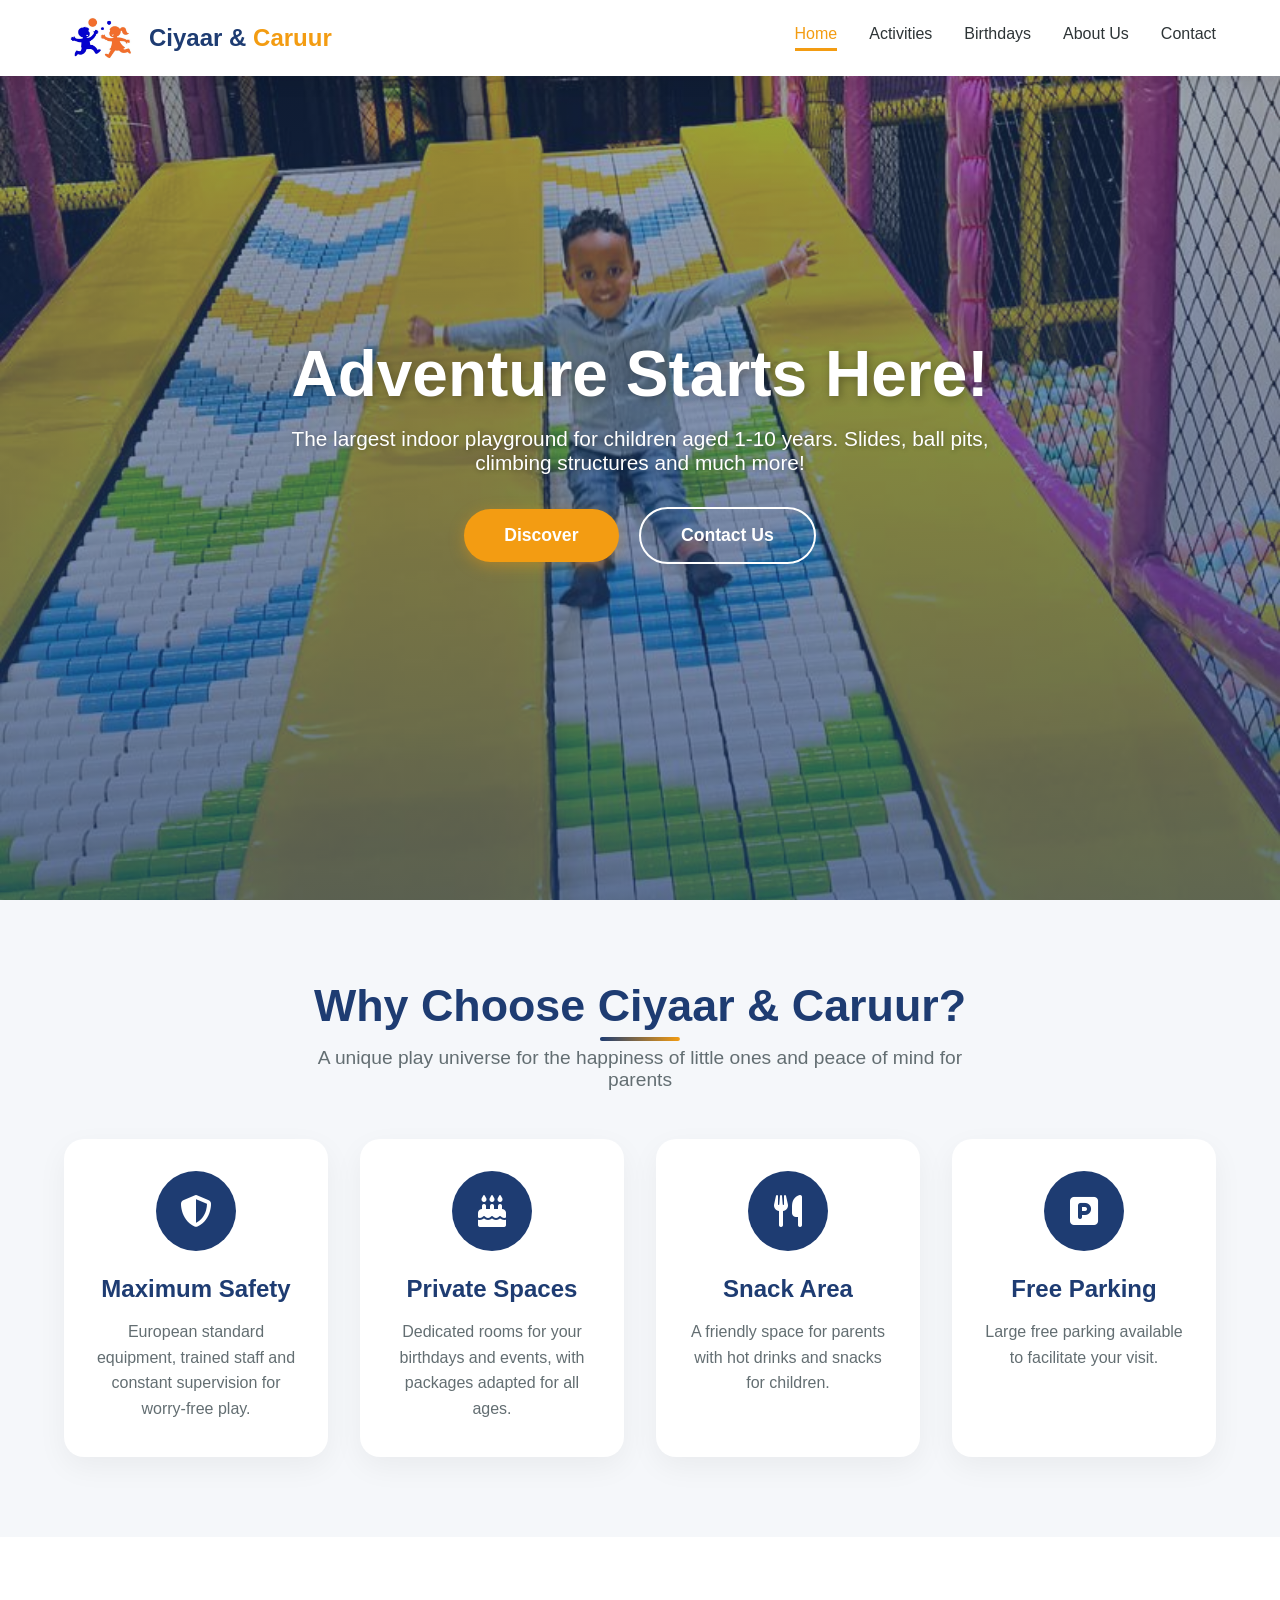
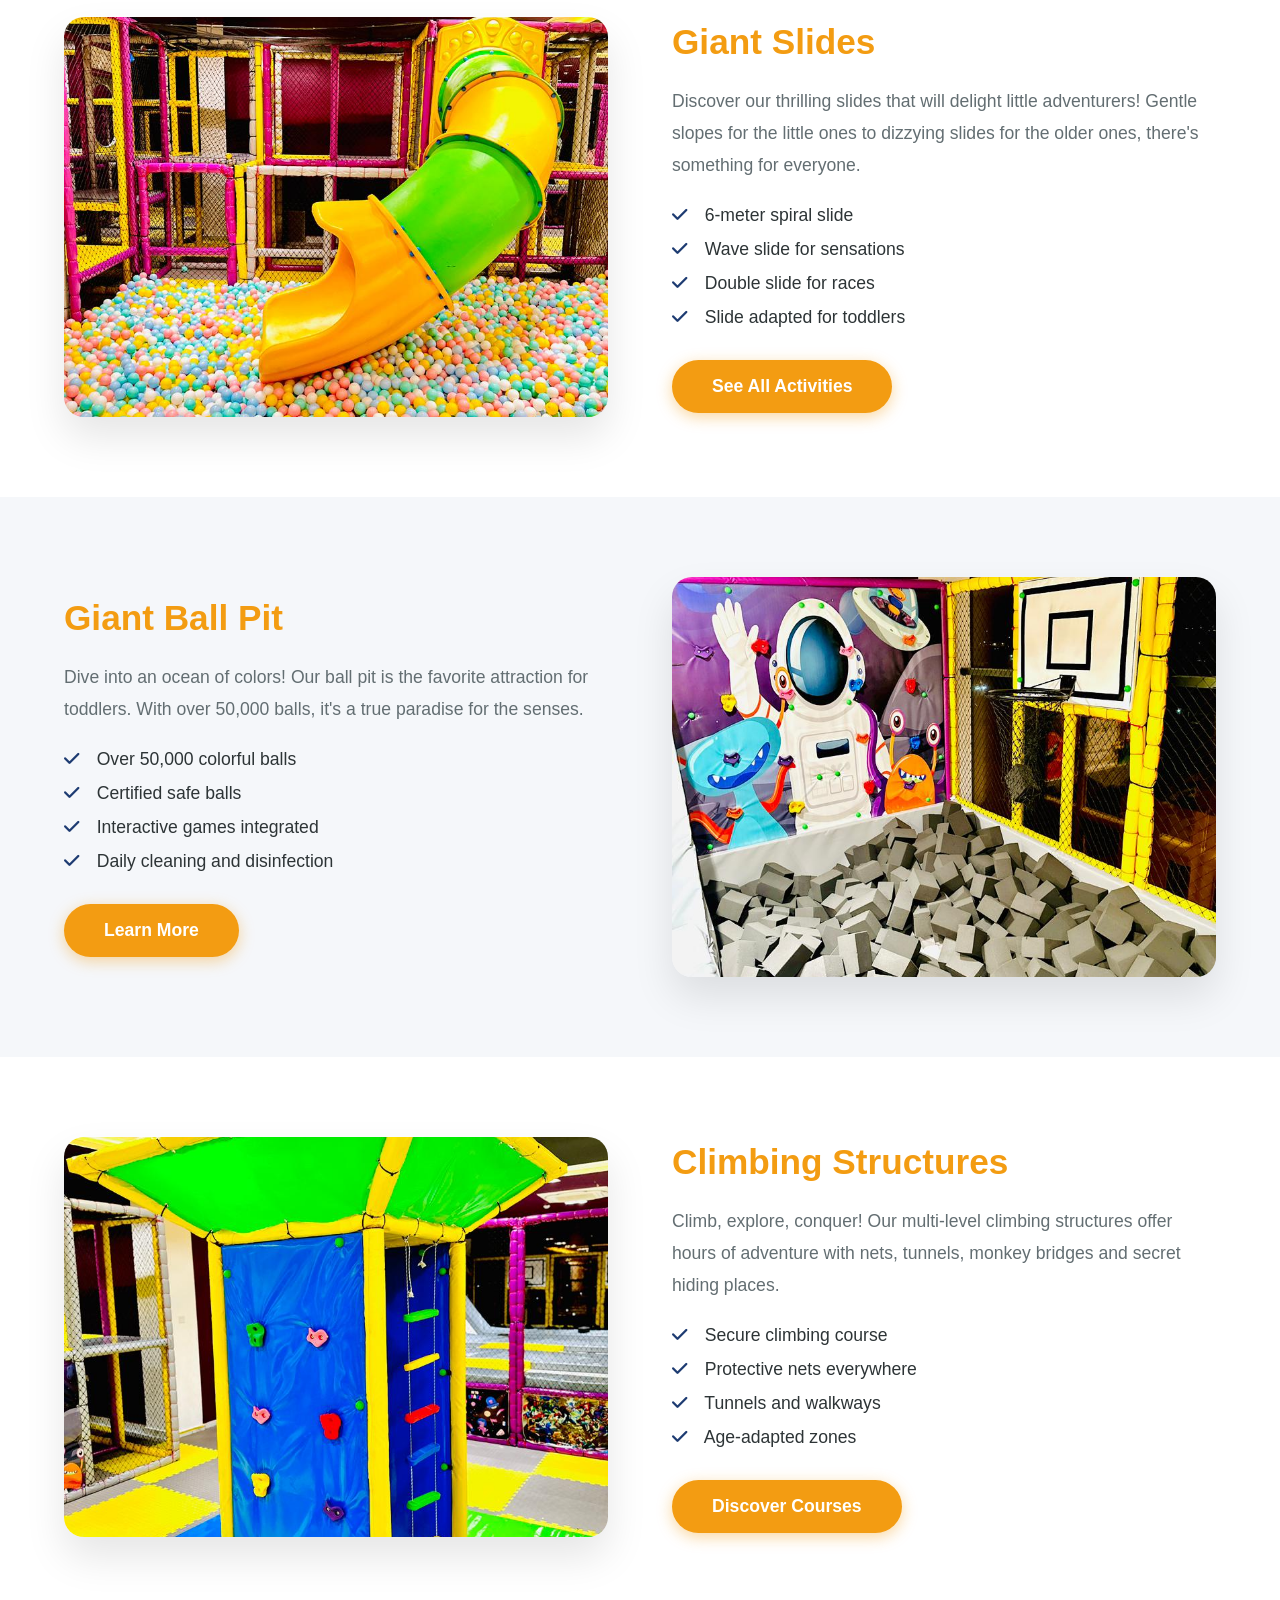
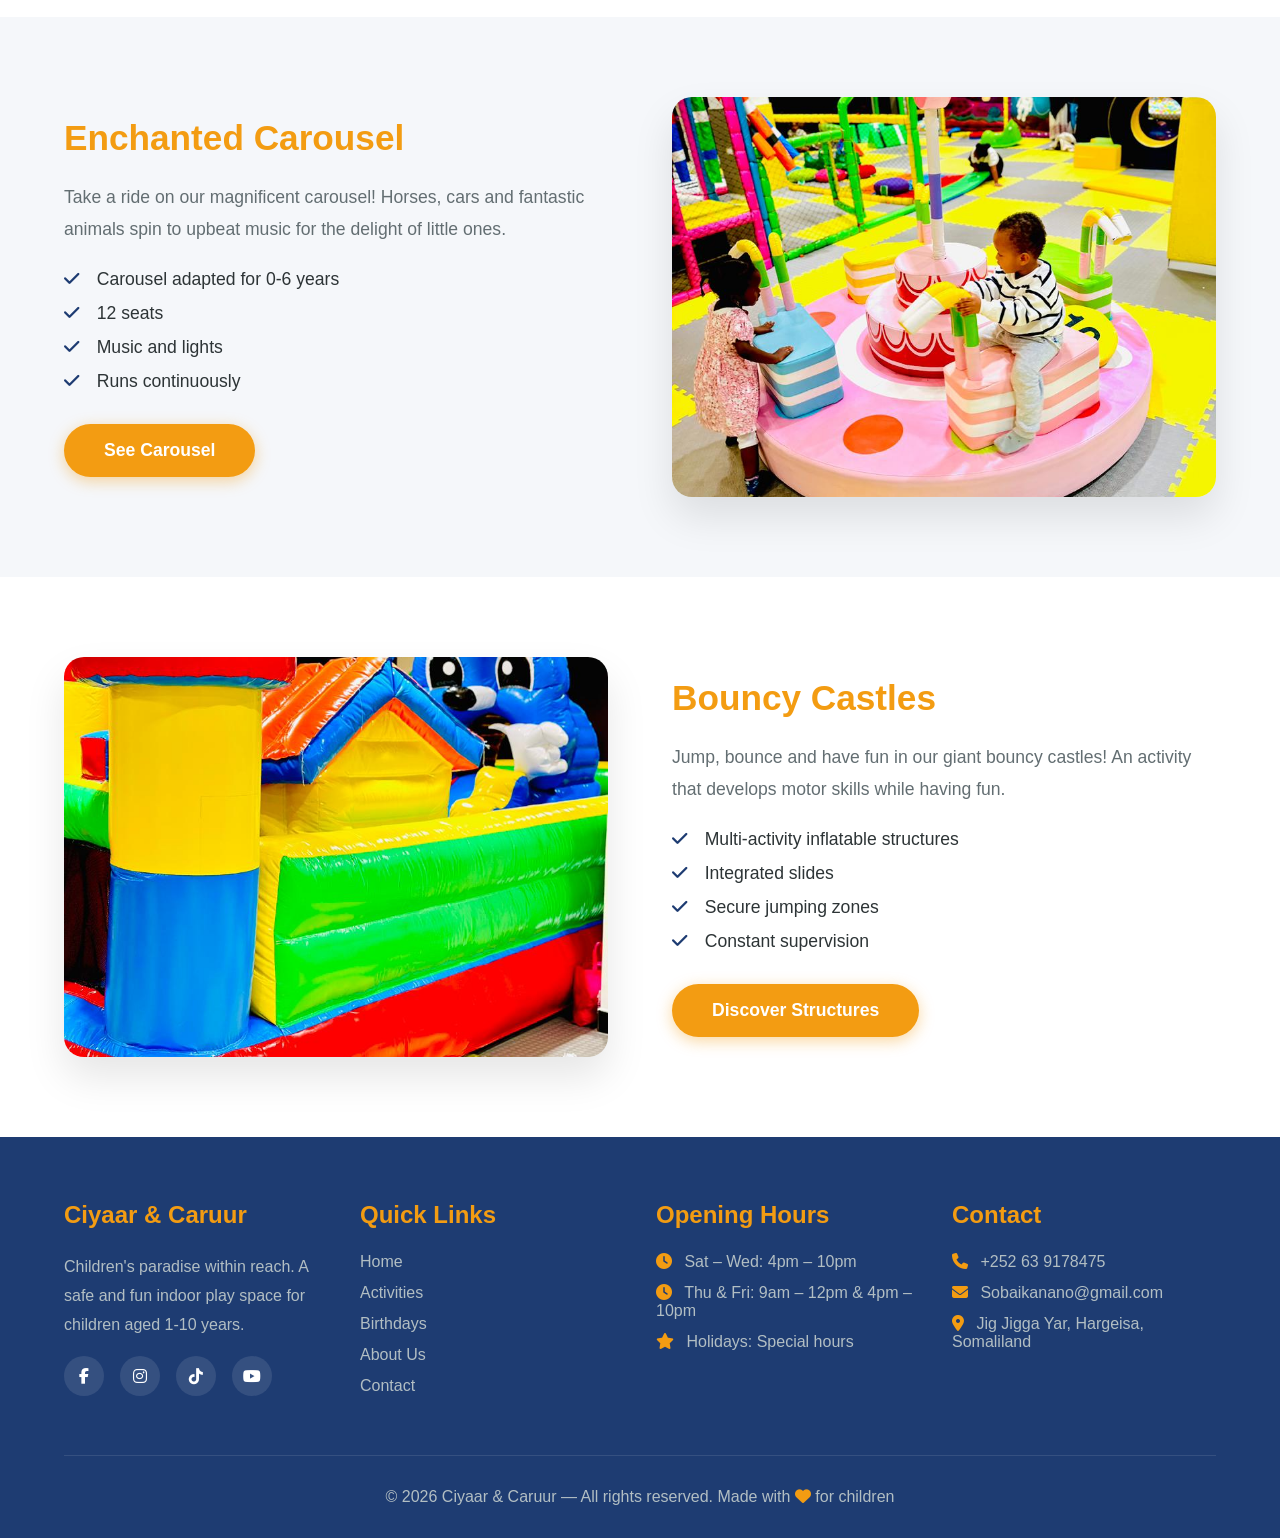
<file: index.html>
<!DOCTYPE html>
<html lang="en">
<head>
    <meta charset="UTF-8">
    <meta name="viewport" content="width=device-width, initial-scale=1.0">

    <!-- SEO -->
    <title>Ciyaar & Caruur — Indoor Playground for Kids in Hargeisa, Somaliland</title>
    <meta name="description" content="Hargeisa's premier indoor playground for children aged 1-10. Giant slides, ball pits, climbing structures, carousels and birthday party packages. Located in Jig Jigga Yar, Somaliland.">
    <meta name="keywords" content="indoor playground Hargeisa, children play area Somaliland, birthday party Hargeisa, Ciyaar & Caruur, C&C playground, kids activities Hargeisa, ciyalcarur">
    <meta name="author" content="Ciyaar & Caruur">
    <meta name="robots" content="index, follow">
    <link rel="canonical" href="https://ciyalcarur.com/">
    <link rel="icon" href="favicon.ico" sizes="any">
    <link rel="icon" type="image/png" sizes="32x32" href="images/favicon-32.png">
    <link rel="icon" type="image/png" sizes="192x192" href="images/icon-192.png">
    <link rel="apple-touch-icon" href="images/apple-touch-icon.png">

    <!-- Open Graph -->
    <meta property="og:title" content="Ciyaar & Caruur — Indoor Playground for Kids in Hargeisa">
    <meta property="og:description" content="Hargeisa's premier indoor playground for children aged 1-10. Slides, ball pits, birthday parties and more!">
    <meta property="og:image" content="https://ciyalcarur.com/images/toboganpiscineboule.jpeg">
    <meta property="og:url" content="https://ciyalcarur.com/">
    <meta property="og:type" content="website">
    <meta property="og:locale" content="en_US">
    <meta property="og:site_name" content="Ciyaar & Caruur">

    <!-- Twitter Card -->
    <meta name="twitter:card" content="summary_large_image">
    <meta name="twitter:title" content="Ciyaar & Caruur — Indoor Playground for Kids in Hargeisa">
    <meta name="twitter:description" content="Hargeisa's premier indoor playground for children aged 1-10.">
    <meta name="twitter:image" content="https://ciyalcarur.com/images/toboganpiscineboule.jpeg">

    <!-- JSON-LD Structured Data -->
    <script type="application/ld+json">
    {
        "@context": "https://schema.org",
        "@type": "AmusementPark",
        "name": "Ciyaar & Caruur",
        "alternateName": "C&C Playground",
        "url": "https://ciyalcarur.com",
        "logo": "https://ciyalcarur.com/images/logo.jpeg",
        "image": "https://ciyalcarur.com/images/toboganpiscineboule.jpeg",
        "description": "Indoor playground for children aged 1-10 years in Hargeisa, Somaliland. Giant slides, ball pits, climbing structures, carousels and birthday party packages.",
        "telephone": "+252631234567",
        "email": "info@ciyalcarur.com",
        "address": {
            "@type": "PostalAddress",
            "streetAddress": "Jig Jigga Yar",
            "addressLocality": "Hargeisa",
            "addressRegion": "Somaliland"
        },
        "openingHoursSpecification": [
            {
                "@type": "OpeningHoursSpecification",
                "dayOfWeek": ["Saturday","Sunday","Monday","Tuesday","Wednesday"],
                "opens": "16:00",
                "closes": "22:00"
            },
            {
                "@type": "OpeningHoursSpecification",
                "dayOfWeek": ["Thursday","Friday"],
                "opens": "09:00",
                "closes": "12:00"
            },
            {
                "@type": "OpeningHoursSpecification",
                "dayOfWeek": ["Thursday","Friday"],
                "opens": "16:00",
                "closes": "22:00"
            }
        ],
        "sameAs": [
            "https://www.facebook.com/share/p/1DdXGeNtMn/",
            "https://www.instagram.com/p/DcbT_TANIys/?stkn=ZXRvbnE1bGNtM3h5",
            "https://www.tiktok.com/@ciyaar.iyo.caruur?_r=1&_t=ZS-9A5QrA6UyNZ",
            "https://www.youtube.com/@CiyaarcaruurPlayground"
        ]
    }
    </script>

    <link rel="stylesheet" href="https://cdnjs.cloudflare.com/ajax/libs/font-awesome/6.4.0/css/all.min.css">
    <link rel="stylesheet" href="style.css">
    <style>
        /* Hero */
        .hero {
            height: 100vh;
            position: relative;
            display: flex;
            align-items: center;
            justify-content: center;
            text-align: center;
            color: white;
            overflow: hidden;
        }

        .hero-image {
            position: absolute;
            top: 0;
            left: 0;
            width: 100%;
            height: 100%;
            object-fit: cover;
            z-index: -1;
            animation: zoomIn 20s infinite alternate;
        }

        @keyframes zoomIn {
            from { transform: scale(1); }
            to { transform: scale(1.1); }
        }

        .hero::before {
            content: '';
            position: absolute;
            top: 0; left: 0;
            width: 100%; height: 100%;
            background: linear-gradient(rgba(30,60,114,0.4), rgba(30,60,114,0.7));
            z-index: 0;
        }

        .hero-content {
            position: relative;
            z-index: 1;
            max-width: 800px;
            padding: 0 20px;
            animation: fadeInUp 1.5s ease;
        }

        @keyframes fadeInUp {
            from { opacity: 0; transform: translateY(50px); }
            to { opacity: 1; transform: translateY(0); }
        }

        .hero h1 {
            font-size: 4rem;
            margin-bottom: 1rem;
            text-shadow: 2px 2px 10px rgba(0,0,0,0.3);
        }

        .hero p {
            font-size: 1.3rem;
            margin-bottom: 2rem;
            text-shadow: 1px 1px 5px rgba(0,0,0,0.3);
        }

        /* Features */
        .features {
            display: grid;
            grid-template-columns: repeat(auto-fit, minmax(250px, 1fr));
            gap: 2rem;
            max-width: 1200px;
            margin: 3rem auto 0;
        }

        .feature-card {
            background: white;
            padding: 2rem;
            border-radius: 20px;
            text-align: center;
            box-shadow: 0 10px 30px rgba(0,0,0,0.05);
            transition: transform 0.3s ease;
            border-bottom: 4px solid transparent;
        }

        .feature-card:hover {
            transform: translateY(-10px);
            border-bottom-color: #f39c12;
        }

        .feature-icon {
            width: 80px;
            height: 80px;
            background: #1e3c72;
            border-radius: 50%;
            display: flex;
            align-items: center;
            justify-content: center;
            margin: 0 auto 1.5rem;
            color: white;
            font-size: 2rem;
        }

        .feature-card h3 {
            font-size: 1.5rem;
            margin-bottom: 1rem;
            color: #1e3c72;
        }

        .feature-card p {
            color: #636e72;
            line-height: 1.6;
        }

        /* Split sections */
        .split-section {
            display: flex;
            align-items: center;
            gap: 4rem;
            max-width: 1200px;
            margin: 0 auto;
        }

        .split-section.reverse { flex-direction: row-reverse; }

        .split-content { flex: 1; }

        .split-content h2 {
            font-size: 2.2rem;
            color: #f39c12;
            margin-bottom: 1.5rem;
        }

        .split-content p {
            font-size: 1.1rem;
            line-height: 1.8;
            color: #636e72;
            margin-bottom: 1.5rem;
        }

        .split-content ul { list-style: none; margin-bottom: 2rem; }

        .split-content ul li {
            margin-bottom: 0.8rem;
            font-size: 1.1rem;
            color: #2d3436;
        }

        .split-content ul li i {
            color: #1e3c72;
            margin-right: 0.8rem;
        }

        .split-image {
            flex: 1;
            border-radius: 20px;
            overflow: hidden;
            box-shadow: 0 20px 40px rgba(0,0,0,0.1);
            transition: transform 0.3s ease;
        }

        .split-image:hover { transform: scale(1.02); }

        .split-image img {
            width: 100%;
            height: 400px;
            object-fit: cover;
            display: block;
        }

        @media (max-width: 768px) {
            .hero h1 { font-size: 2.5rem; }
            .hero p { font-size: 1rem; }

            .split-section,
            .split-section.reverse {
                flex-direction: column;
                gap: 2rem;
            }

            .split-image img { height: 300px; }
        }
    </style>
</head>
<body>
    <nav class="navbar" id="navbar">
        <div class="logo-container">
            <img src="images/logo.jpeg" alt="Ciyaar & Caruur Logo" class="logo-img">
            <a href="index.html" class="logo-text">Ciyaar &amp; <span>Caruur</span></a>
        </div>
        <div class="nav-links" id="navLinks">
            <a href="index.html" class="active">Home</a>
            <a href="activites.html">Activities</a>
            <a href="anniversaires.html">Birthdays</a>
            <a href="about.html">About Us</a>
            <a href="contact.html">Contact</a>
        </div>
        <div class="mobile-menu" id="mobileMenu">
            <i class="fas fa-bars"></i>
        </div>
    </nav>

    <section class="hero" id="home">
        <img src="images/petitdstobogan (2).jpeg" alt="Indoor Playground Ciyaar & Caruur Hargeisa" class="hero-image">
        <div class="hero-content">
            <h1>Adventure Starts Here!</h1>
            <p>The largest indoor playground for children aged 1-10 years. Slides, ball pits, climbing structures and much more!</p>
            <div>
                <a href="#discover" class="btn">Discover</a>
                <a href="contact.html" class="btn btn-outline">Contact Us</a>
            </div>
        </div>
    </section>

    <section class="section">
        <h2 class="section-title">Why Choose Ciyaar & Caruur?</h2>
        <p class="section-subtitle">A unique play universe for the happiness of little ones and peace of mind for parents</p>
        <div class="features">
            <div class="feature-card">
                <div class="feature-icon"><i class="fas fa-shield-alt"></i></div>
                <h3>Maximum Safety</h3>
                <p>European standard equipment, trained staff and constant supervision for worry-free play.</p>
            </div>
            <div class="feature-card">
                <div class="feature-icon"><i class="fas fa-birthday-cake"></i></div>
                <h3>Private Spaces</h3>
                <p>Dedicated rooms for your birthdays and events, with packages adapted for all ages.</p>
            </div>
            <div class="feature-card">
                <div class="feature-icon"><i class="fas fa-utensils"></i></div>
                <h3>Snack Area</h3>
                <p>A friendly space for parents with hot drinks and snacks for children.</p>
            </div>
            <div class="feature-card">
                <div class="feature-icon"><i class="fas fa-parking"></i></div>
                <h3>Free Parking</h3>
                <p>Large free parking available to facilitate your visit.</p>
            </div>
        </div>
    </section>

    <section class="section section-alt" id="discover">
        <div class="split-section">
            <div class="split-image">
                <img src="images/toboganpiscineboule.jpeg" alt="Giant Slide Ciyaar & Caruur">
            </div>
            <div class="split-content">
                <h2>Giant Slides</h2>
                <p>Discover our thrilling slides that will delight little adventurers! Gentle slopes for the little ones to dizzying slides for the older ones, there's something for everyone.</p>
                <ul>
                    <li><i class="fas fa-check"></i> 6-meter spiral slide</li>
                    <li><i class="fas fa-check"></i> Wave slide for sensations</li>
                    <li><i class="fas fa-check"></i> Double slide for races</li>
                    <li><i class="fas fa-check"></i> Slide adapted for toddlers</li>
                </ul>
                <a href="activites.html" class="btn">See All Activities</a>
            </div>
        </div>
    </section>

    <section class="section">
        <div class="split-section reverse">
            <div class="split-image">
                <img src="images/piscineboulecarre.jpeg" alt="Ball Pit Ciyaar & Caruur">
            </div>
            <div class="split-content">
                <h2>Giant Ball Pit</h2>
                <p>Dive into an ocean of colors! Our ball pit is the favorite attraction for toddlers. With over 50,000 balls, it's a true paradise for the senses.</p>
                <ul>
                    <li><i class="fas fa-check"></i> Over 50,000 colorful balls</li>
                    <li><i class="fas fa-check"></i> Certified safe balls</li>
                    <li><i class="fas fa-check"></i> Interactive games integrated</li>
                    <li><i class="fas fa-check"></i> Daily cleaning and disinfection</li>
                </ul>
                <a href="activites.html" class="btn">Learn More</a>
            </div>
        </div>
    </section>

    <section class="section section-alt">
        <div class="split-section">
            <div class="split-image">
                <img src="images/murgrimper1.jpeg" alt="Climbing Structure Ciyaar & Caruur">
            </div>
            <div class="split-content">
                <h2>Climbing Structures</h2>
                <p>Climb, explore, conquer! Our multi-level climbing structures offer hours of adventure with nets, tunnels, monkey bridges and secret hiding places.</p>
                <ul>
                    <li><i class="fas fa-check"></i> Secure climbing course</li>
                    <li><i class="fas fa-check"></i> Protective nets everywhere</li>
                    <li><i class="fas fa-check"></i> Tunnels and walkways</li>
                    <li><i class="fas fa-check"></i> Age-adapted zones</li>
                </ul>
                <a href="activites.html" class="btn">Discover Courses</a>
            </div>
        </div>
    </section>

    <section class="section">
        <div class="split-section reverse">
            <div class="split-image">
                <img src="images/manege2.jpeg" alt="Carousel Ciyaar & Caruur">
            </div>
            <div class="split-content">
                <h2>Enchanted Carousel</h2>
                <p>Take a ride on our magnificent carousel! Horses, cars and fantastic animals spin to upbeat music for the delight of little ones.</p>
                <ul>
                    <li><i class="fas fa-check"></i> Carousel adapted for 0-6 years</li>
                    <li><i class="fas fa-check"></i> 12 seats</li>
                    <li><i class="fas fa-check"></i> Music and lights</li>
                    <li><i class="fas fa-check"></i> Runs continuously</li>
                </ul>
                <a href="activites.html" class="btn">See Carousel</a>
            </div>
        </div>
    </section>

    <section class="section section-alt">
        <div class="split-section">
            <div class="split-image">
                <img src="images/chateau1.jpeg" alt="Bouncy Castle Ciyaar & Caruur">
            </div>
            <div class="split-content">
                <h2>Bouncy Castles</h2>
                <p>Jump, bounce and have fun in our giant bouncy castles! An activity that develops motor skills while having fun.</p>
                <ul>
                    <li><i class="fas fa-check"></i> Multi-activity inflatable structures</li>
                    <li><i class="fas fa-check"></i> Integrated slides</li>
                    <li><i class="fas fa-check"></i> Secure jumping zones</li>
                    <li><i class="fas fa-check"></i> Constant supervision</li>
                </ul>
                <a href="activites.html" class="btn">Discover Structures</a>
            </div>
        </div>
    </section>

    <footer>
        <div class="footer-content">
            <div class="footer-section">
                <h3>Ciyaar & Caruur</h3>
                <p>Children's paradise within reach. A safe and fun indoor play space for children aged 1-10 years.</p>
                <div class="social-links">
                    <a href="https://www.facebook.com/share/p/1DdXGeNtMn/" target="_blank" rel="noopener" aria-label="Facebook"><i class="fab fa-facebook-f"></i></a>
                    <a href="https://www.instagram.com/p/DcbT_TANIys/?stkn=ZXRvbnE1bGNtM3h5" target="_blank" rel="noopener" aria-label="Instagram"><i class="fab fa-instagram"></i></a>
                    <a href="https://www.tiktok.com/@ciyaar.iyo.caruur?_r=1&amp;_t=ZS-9A5QrA6UyNZ" target="_blank" rel="noopener" aria-label="TikTok"><i class="fab fa-tiktok"></i></a>
                    <a href="https://www.youtube.com/@CiyaarcaruurPlayground" target="_blank" rel="noopener" aria-label="YouTube"><i class="fab fa-youtube"></i></a>
                </div>
            </div>
            <div class="footer-section">
                <h3>Quick Links</h3>
                <ul>
                    <li><a href="index.html">Home</a></li>
                    <li><a href="activites.html">Activities</a></li>
                    <li><a href="anniversaires.html">Birthdays</a></li>
                    <li><a href="about.html">About Us</a></li>
                    <li><a href="contact.html">Contact</a></li>
                </ul>
            </div>
            <div class="footer-section">
                <h3>Opening Hours</h3>
                <ul>
                    <li><i class="fas fa-clock"></i> Sat – Wed: 4pm – 10pm</li>
                    <li><i class="fas fa-clock"></i> Thu & Fri: 9am – 12pm & 4pm – 10pm</li>
                    <li><i class="fas fa-star"></i> Holidays: Special hours</li>
                </ul>
            </div>
            <div class="footer-section">
                <h3>Contact</h3>
                <ul>
                    
                    <li><i class="fas fa-phone"></i> +252 63 9178475</li>
                    <li><i class="fas fa-envelope"></i> Sobaikanano@gmail.com</li>
                    <li><i class="fas fa-map-marker-alt"></i> Jig Jigga Yar, Hargeisa, Somaliland</li>
                </ul>
            </div>
        </div>
        <div class="copyright">
            <p>&copy; 2026 Ciyaar & Caruur — All rights reserved. Made with <i class="fas fa-heart" style="color:#f39c12;"></i> for children</p>
        </div>
    </footer>

    <script>
        const mobileMenu = document.getElementById('mobileMenu');
        const navLinks = document.getElementById('navLinks');

        mobileMenu.addEventListener('click', () => {
            navLinks.classList.toggle('active');
        });

        window.addEventListener('scroll', () => {
            const navbar = document.getElementById('navbar');
            navbar.classList.toggle('scrolled', window.scrollY > 50);
        });

        document.querySelectorAll('a[href^="#"]').forEach(anchor => {
            anchor.addEventListener('click', function(e) {
                e.preventDefault();
                const target = document.querySelector(this.getAttribute('href'));
                if (target) {
                    target.scrollIntoView({ behavior: 'smooth', block: 'start' });
                    navLinks.classList.remove('active');
                }
            });
        });
    </script>
</body>
</html>
</file>
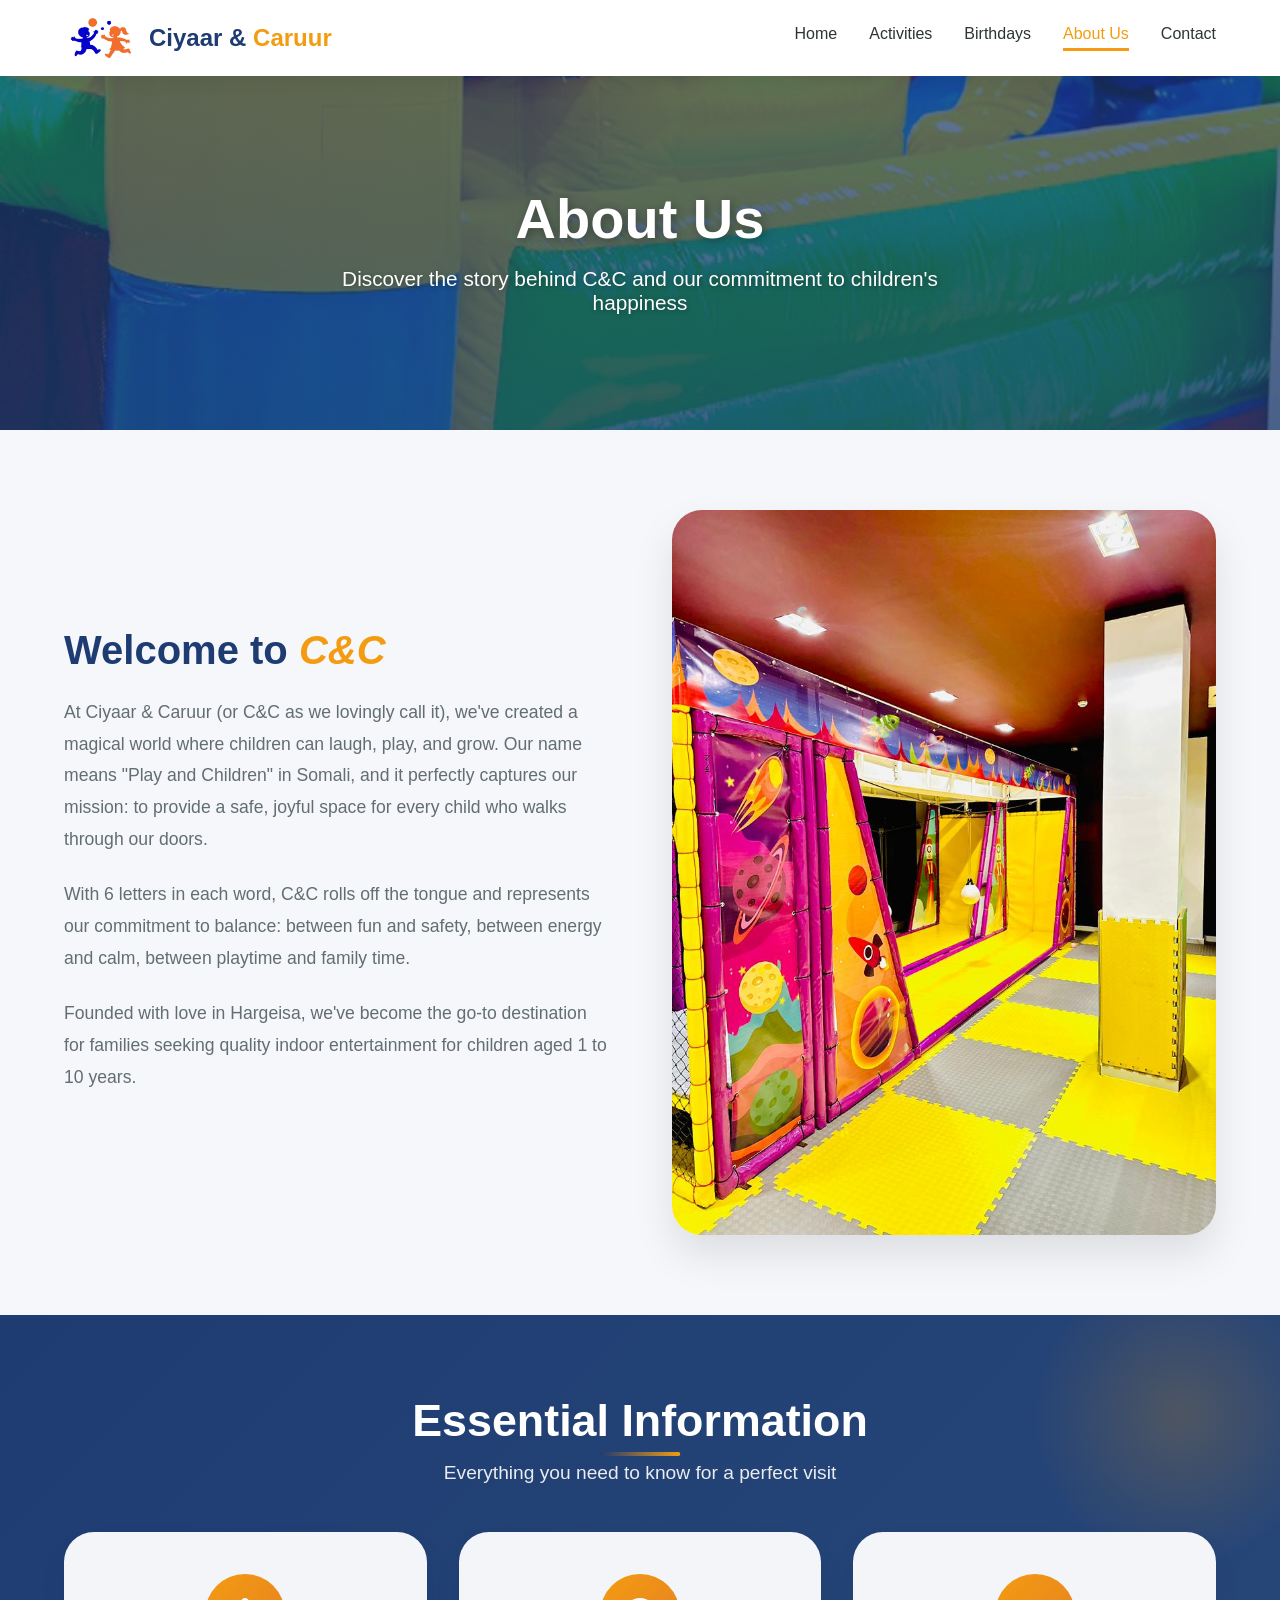
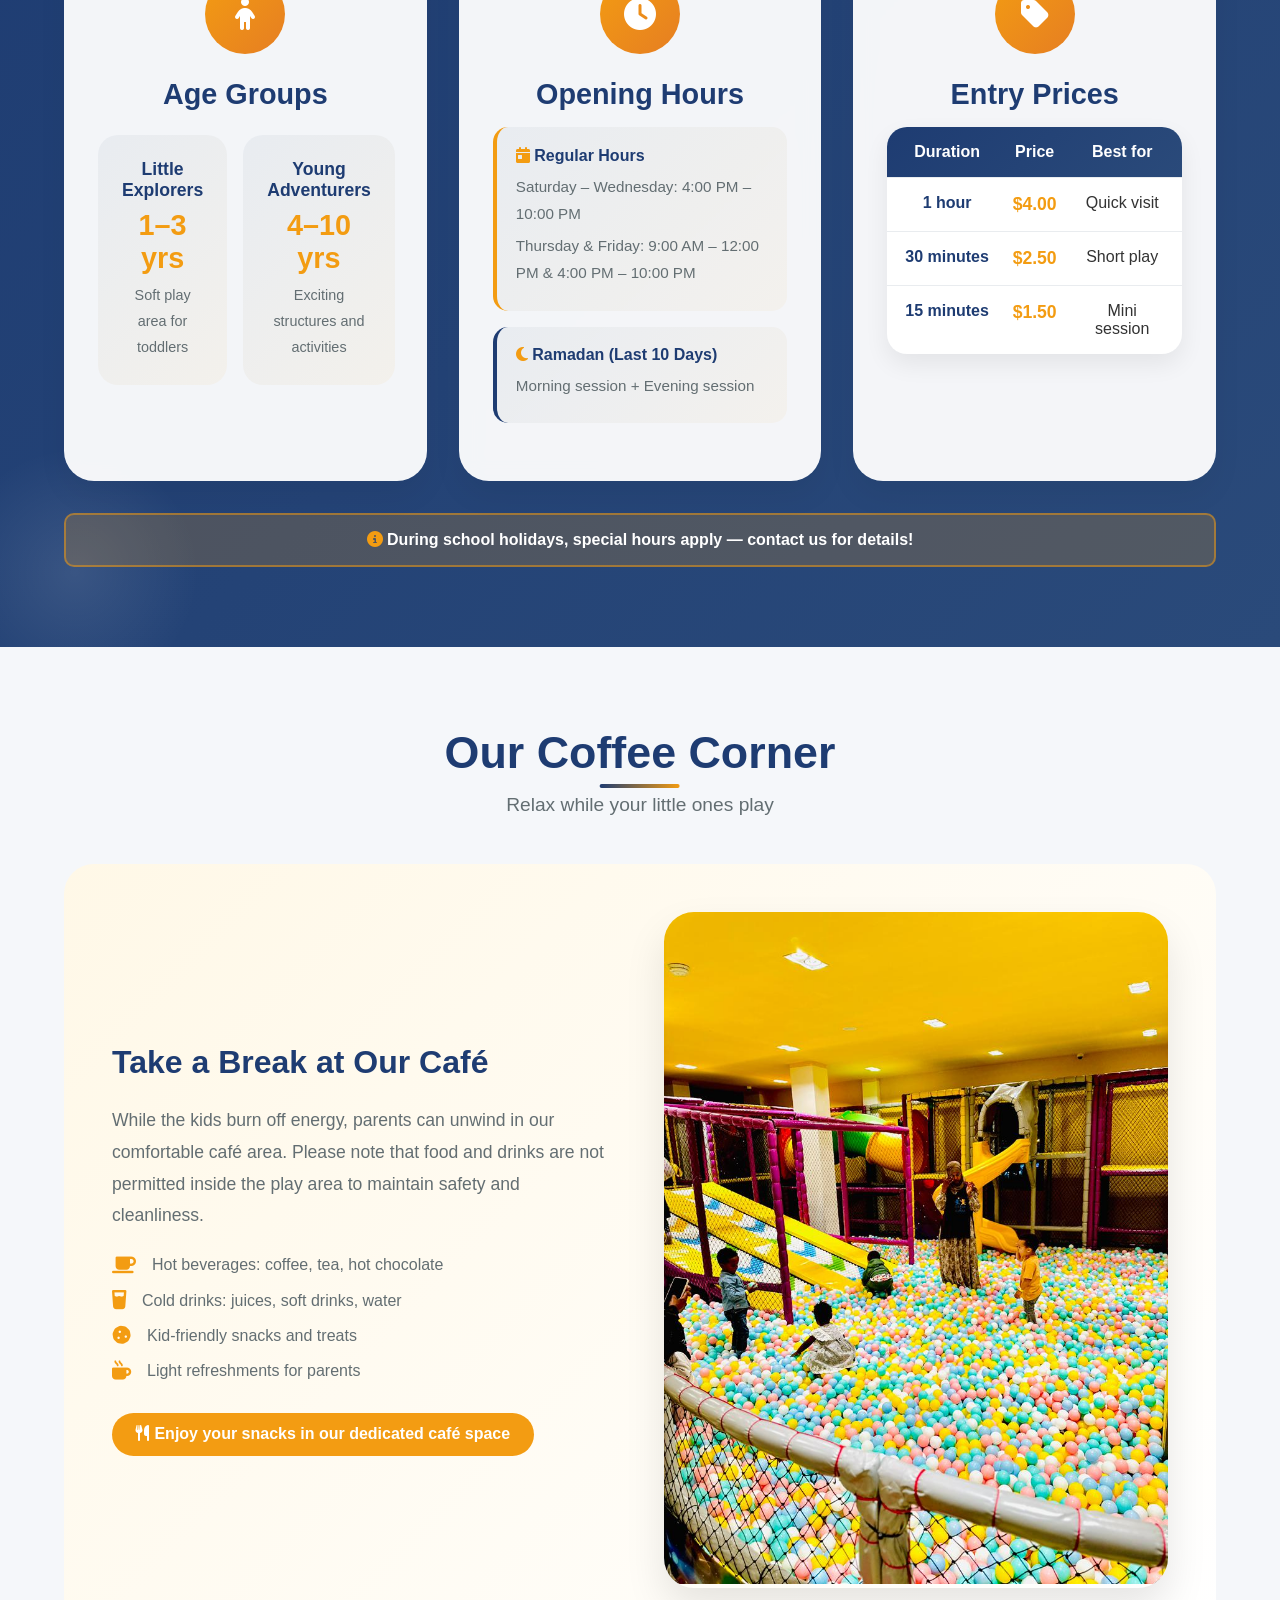
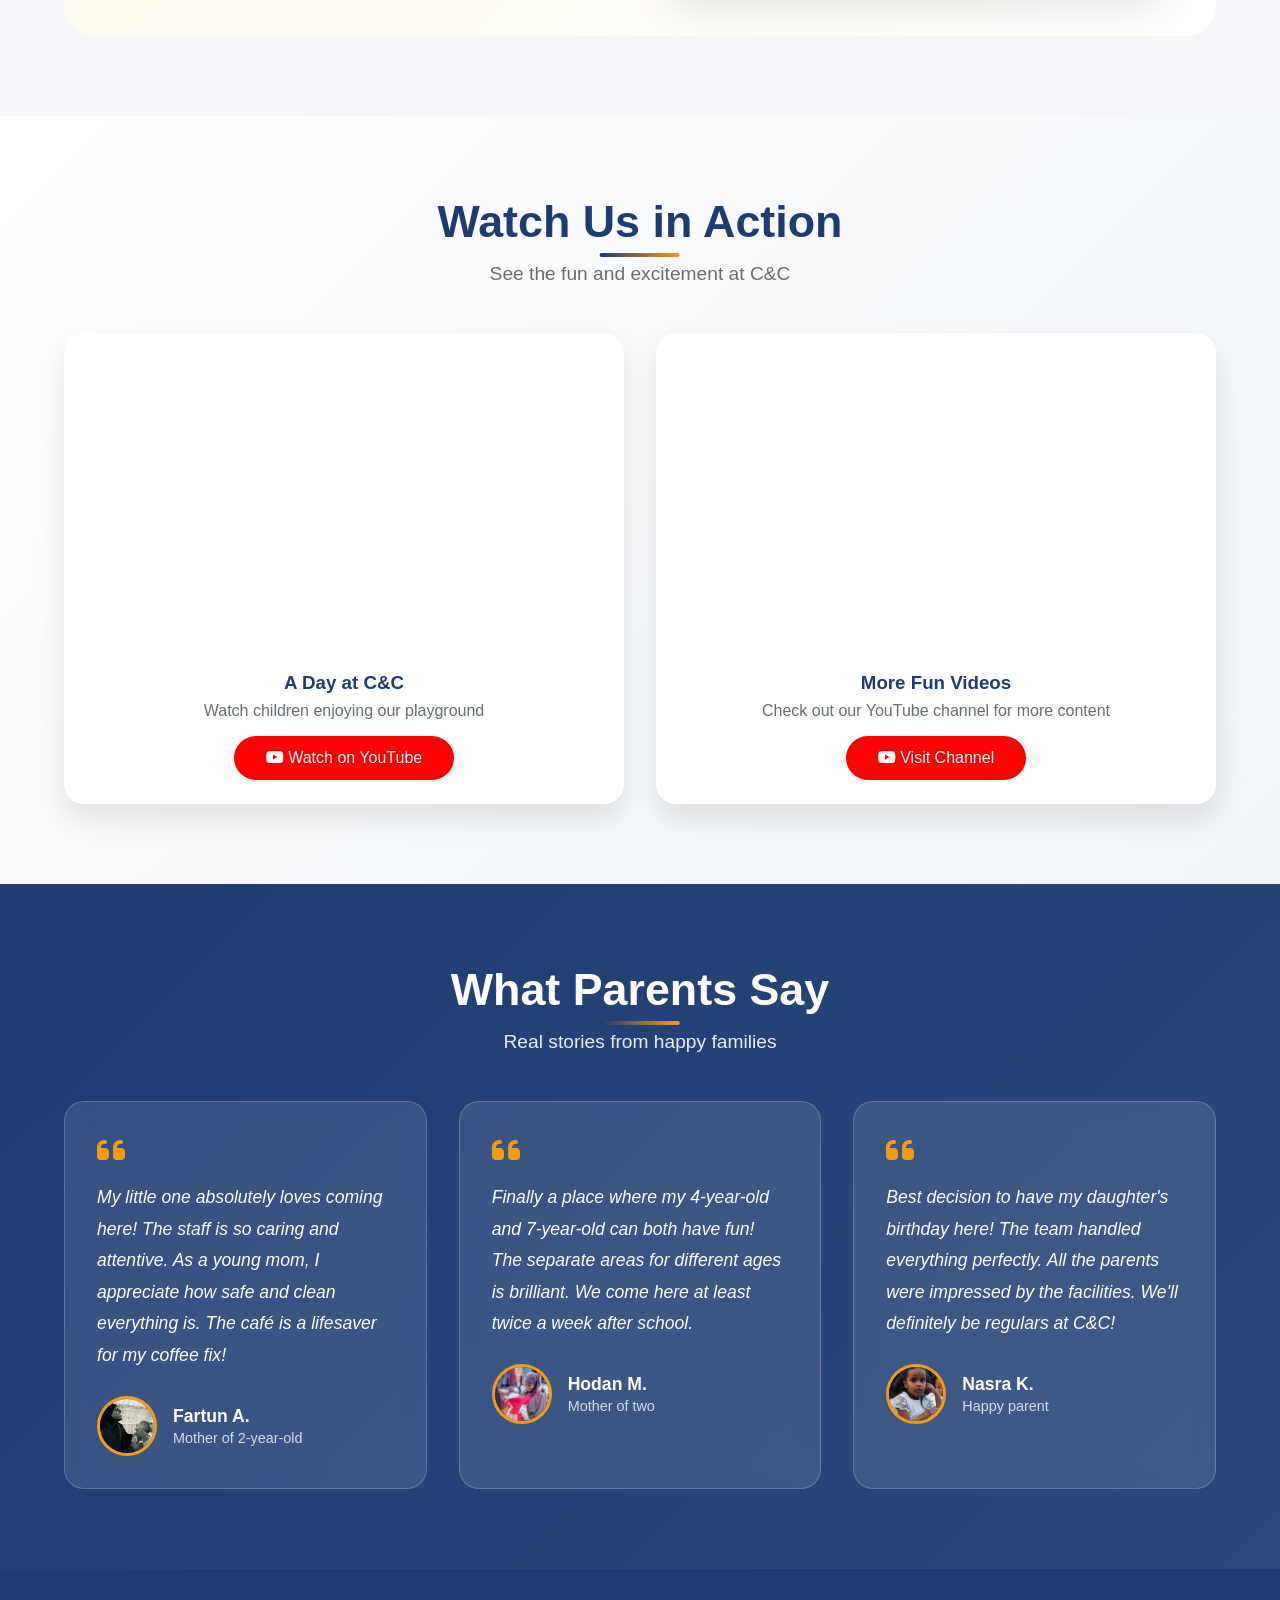
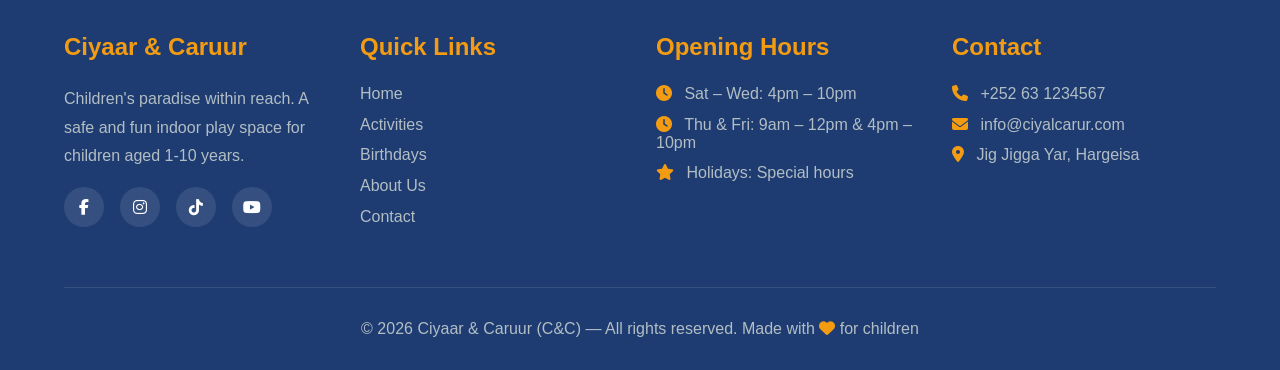
<file: about.html>
<!DOCTYPE html>
<html lang="en">
<head>
    <meta charset="UTF-8">
    <meta name="viewport" content="width=device-width, initial-scale=1.0">

    <!-- SEO -->
    <title>About Us — Ciyaar & Caruur (C&C) | Indoor Playground Hargeisa</title>
    <meta name="description" content="Learn about Ciyaar & Caruur (C&C), Hargeisa's premier indoor playground. 'Play and Children' in Somali — a safe, fun space for kids aged 1-10. Entry from $1.50. Open Sat–Wed 4pm–10pm, Thu & Fri 9am–12pm & 4pm–10pm.">
    <meta name="keywords" content="about Ciyaar & Caruur, C&C playground Hargeisa, indoor play Somaliland, kids play centre Hargeisa, ciyalcarur about">
    <meta name="author" content="Ciyaar & Caruur">
    <meta name="robots" content="index, follow">
    <link rel="canonical" href="https://ciyalcarur.com/about.html">
    <link rel="icon" href="favicon.ico" sizes="any">
    <link rel="icon" type="image/png" sizes="32x32" href="images/favicon-32.png">
    <link rel="icon" type="image/png" sizes="192x192" href="images/icon-192.png">
    <link rel="apple-touch-icon" href="images/apple-touch-icon.png">

    <meta property="og:title" content="About Ciyaar & Caruur (C&C) — Indoor Playground Hargeisa">
    <meta property="og:description" content="Founded in Hargeisa, C&C is the go-to indoor playground for families with children aged 1-10. Entry from $1.50. Open daily.">
    <meta property="og:image" content="https://ciyalcarur.com/images/chateau2.jpeg">
    <meta property="og:url" content="https://ciyalcarur.com/about.html">
    <meta property="og:type" content="website">
    <meta property="og:site_name" content="Ciyaar & Caruur">

    <meta name="twitter:card" content="summary_large_image">
    <meta name="twitter:title" content="About Ciyaar & Caruur — Hargeisa Indoor Playground">
    <meta name="twitter:description" content="The go-to indoor playground for families in Hargeisa, Somaliland. Entry from $1.50, open daily.">
    <meta name="twitter:image" content="https://ciyalcarur.com/images/chateau2.jpeg">

    <link rel="stylesheet" href="https://cdnjs.cloudflare.com/ajax/libs/font-awesome/6.4.0/css/all.min.css">
    <link rel="stylesheet" href="style.css">
    <style>
        .page-header {
            background: linear-gradient(rgba(30,60,114,0.7), rgba(30,60,114,0.8)), url('images/chateau1.jpeg');
            background-size: cover;
            background-position: center;
        }

        .section-alt { background: linear-gradient(135deg, #fff, #f0f4f8); }

        /* About Intro */
        .about-intro {
            display: grid;
            grid-template-columns: 1fr 1fr;
            gap: 4rem;
            align-items: center;
            max-width: 1200px;
            margin: 0 auto;
        }

        .about-intro-content h2 { font-size: 2.5rem; color: #1e3c72; margin-bottom: 1.5rem; }
        .about-intro-content h2 span { color: #f39c12; font-style: italic; }

        .about-intro-content p {
            color: #636e72;
            line-height: 1.8;
            margin-bottom: 1.5rem;
            font-size: 1.1rem;
        }

        .about-intro-image {
            border-radius: 30px;
            overflow: hidden;
            box-shadow: 0 20px 40px rgba(0,0,0,0.1);
        }

        .about-intro-image img {
            width: 100%; height: 100%;
            object-fit: cover; display: block;
            transition: transform 0.5s ease;
        }

        .about-intro-image:hover img { transform: scale(1.05); }

        /* Info Cards */
        .info-grid {
            display: grid;
            grid-template-columns: repeat(auto-fit, minmax(300px, 1fr));
            gap: 2rem;
            max-width: 1200px;
            margin: 3rem auto 0;
        }

        .info-card {
            background: white;
            padding: 2.5rem 2rem;
            border-radius: 30px;
            text-align: center;
            box-shadow: 0 15px 30px rgba(0,0,0,0.05);
            transition: all 0.3s ease;
            border: 2px solid transparent;
        }

        .info-card:hover {
            transform: translateY(-10px);
            border-color: #f39c12;
            box-shadow: 0 25px 50px rgba(243,156,18,0.1);
        }

        .info-icon {
            width: 80px; height: 80px;
            background: linear-gradient(135deg, #1e3c72, #2a4a7a);
            border-radius: 50%;
            display: flex; align-items: center; justify-content: center;
            margin: 0 auto 1.5rem;
            color: white; font-size: 2rem;
        }

        .info-card h3 { font-size: 1.8rem; color: #1e3c72; margin-bottom: 1rem; }
        .info-card p { color: #636e72; line-height: 1.8; }

        /* Age Groups */
        .age-groups {
            display: grid;
            grid-template-columns: repeat(2, 1fr);
            gap: 1rem;
            margin-top: 1.5rem;
        }

        .age-group {
            background: linear-gradient(135deg, rgba(30,60,114,0.05), rgba(243,156,18,0.05));
            padding: 1.5rem;
            border-radius: 20px;
            text-align: center;
        }

        .age-group h4 { font-size: 1.1rem; color: #1e3c72; margin-bottom: 0.5rem; }
        .age-group .age-range { font-size: 1.8rem; font-weight: 700; color: #f39c12; margin-bottom: 0.5rem; }
        .age-group p { color: #636e72; font-size: 0.9rem; }

        /* Hours card in info section */
        .hours-info-card {
            background: linear-gradient(135deg, rgba(30,60,114,0.05), rgba(243,156,18,0.05));
            padding: 1.2rem;
            border-radius: 15px;
            text-align: left;
            margin-bottom: 1rem;
            border-left: 4px solid #f39c12;
        }

        .hours-info-card h4 { color: #1e3c72; margin-bottom: 0.5rem; font-size: 1rem; }
        .hours-info-card p { color: #636e72; margin-bottom: 0.3rem; font-size: 0.95rem; }

        /* Pricing Table */
        .pricing-table {
            margin-top: 1rem;
            background: white;
            border-radius: 20px;
            overflow: hidden;
            box-shadow: 0 10px 25px rgba(0,0,0,0.07);
        }

        .pricing-row {
            display: grid;
            grid-template-columns: repeat(3, 1fr);
            text-align: center;
            padding: 1rem;
            border-bottom: 1px solid #e9ecef;
        }

        .pricing-row:last-child { border-bottom: none; }

        .pricing-row.header {
            background: linear-gradient(135deg, #1e3c72, #2a4a7a);
            color: white;
            font-weight: 700;
        }

        .pricing-row .duration { font-weight: 600; color: #1e3c72; }
        .pricing-row .price { color: #f39c12; font-weight: 700; font-size: 1.1rem; }

        .special-note {
            background: rgba(243,156,18,0.15);
            padding: 1rem;
            border-radius: 10px;
            margin-top: 2rem;
            text-align: center;
            font-weight: 600;
            border: 2px solid rgba(243,156,18,0.4);
        }

        /* Café */
        .cafe-section {
            background: linear-gradient(135deg, #fff8e7, #fff);
            border-radius: 30px;
            padding: 3rem;
            max-width: 1200px;
            margin: 0 auto;
        }

        .cafe-grid {
            display: grid;
            grid-template-columns: 1fr 1fr;
            gap: 3rem;
            align-items: center;
        }

        .cafe-content h3 { font-size: 2rem; color: #1e3c72; margin-bottom: 1.5rem; }
        .cafe-content p { color: #636e72; line-height: 1.8; margin-bottom: 1rem; font-size: 1.1rem; }

        .cafe-features { list-style: none; margin-top: 1.5rem; }
        .cafe-features li {
            margin-bottom: 1rem;
            display: flex;
            align-items: center;
            gap: 1rem;
            color: #636e72;
        }
        .cafe-features li i { color: #f39c12; font-size: 1.2rem; }

        .cafe-image { border-radius: 30px; overflow: hidden; box-shadow: 0 20px 40px rgba(0,0,0,0.1); }
        .cafe-image img { width: 100%; height: 100%; object-fit: cover; }

        .rule-badge {
            background: #f39c12;
            color: white;
            padding: 0.8rem 1.5rem;
            border-radius: 50px;
            display: inline-block;
            font-weight: 600;
            margin-top: 1rem;
        }

        /* Videos */
        .video-grid {
            display: grid;
            grid-template-columns: repeat(auto-fit, minmax(350px, 1fr));
            gap: 2rem;
            max-width: 1200px;
            margin: 3rem auto 0;
        }

        .video-card {
            background: white;
            border-radius: 20px;
            overflow: hidden;
            box-shadow: 0 15px 30px rgba(0,0,0,0.1);
            transition: all 0.3s ease;
        }

        .video-card:hover {
            transform: translateY(-10px);
            box-shadow: 0 25px 50px rgba(30,60,114,0.2);
        }

        .video-wrapper {
            position: relative;
            padding-bottom: 56.25%;
            height: 0;
            overflow: hidden;
        }

        .video-wrapper iframe {
            position: absolute;
            top: 0; left: 0;
            width: 100%; height: 100%;
            border: none;
        }

        .video-card-content { padding: 1.5rem; text-align: center; }
        .video-card-content h3 { color: #1e3c72; margin-bottom: 0.5rem; }
        .video-card-content p { color: #636e72; }

        .btn-youtube {
            display: inline-block;
            padding: 0.8rem 2rem;
            background: #ff0000;
            color: white;
            text-decoration: none;
            border-radius: 50px;
            margin-top: 1rem;
            transition: all 0.3s ease;
        }

        .btn-youtube:hover { background: #cc0000; transform: translateY(-3px); }

        /* Testimonials */
        .testimonials {
            background: linear-gradient(135deg, #1e3c72 0%, #2a4a7a 100%);
            color: white;
            position: relative;
            overflow: hidden;
        }

        .testimonial-grid {
            display: grid;
            grid-template-columns: repeat(auto-fit, minmax(300px, 1fr));
            gap: 2rem;
            max-width: 1200px;
            margin: 3rem auto 0;
        }

        .testimonial-card {
            background: rgba(255,255,255,0.1);
            backdrop-filter: blur(10px);
            padding: 2rem;
            border-radius: 20px;
            border: 1px solid rgba(255,255,255,0.2);
        }

        .testimonial-card i { font-size: 2rem; color: #f39c12; margin-bottom: 1rem; }

        .testimonial-card > p {
            font-size: 1.1rem;
            line-height: 1.8;
            margin-bottom: 1.5rem;
            font-style: italic;
        }

        .testimonial-author { display: flex; align-items: center; }

        .testimonial-author img {
            width: 60px; height: 60px;
            border-radius: 50%;
            margin-right: 1rem;
            border: 3px solid #f39c12;
            object-fit: cover;
        }

        .testimonial-author h4 { font-size: 1.1rem; margin-bottom: 0.2rem; }
        .testimonial-author p { font-size: 0.9rem; opacity: 0.8; margin: 0; }

        @media (max-width: 768px) {
            .about-intro { grid-template-columns: 1fr; gap: 2rem; }
            .age-groups { grid-template-columns: 1fr; }
            .cafe-grid { grid-template-columns: 1fr; }

            .pricing-row {
                grid-template-columns: 1fr;
                gap: 0.3rem;
                text-align: left;
                padding: 1rem;
            }

            .pricing-row.header { display: none; }
        }
    </style>
</head>
<body>
    <nav class="navbar" id="navbar">
        <div class="logo-container">
            <img src="images/logo.jpeg" alt="Ciyaar & Caruur Logo" class="logo-img">
            <a href="index.html" class="logo-text">Ciyaar &amp; <span>Caruur</span></a>
        </div>
        <div class="nav-links" id="navLinks">
            <a href="index.html">Home</a>
            <a href="activites.html">Activities</a>
            <a href="anniversaires.html">Birthdays</a>
            <a href="about.html" class="active">About Us</a>
            <a href="contact.html">Contact</a>
        </div>
        <div class="mobile-menu" id="mobileMenu">
            <i class="fas fa-bars"></i>
        </div>
    </nav>

    <div class="page-header">
        <div>
            <h1>About Us</h1>
            <p>Discover the story behind C&C and our commitment to children's happiness</p>
        </div>
    </div>

    <section class="section">
        <div class="about-intro">
            <div class="about-intro-content">
                <h2>Welcome to <span>C&C</span></h2>
                <p>At Ciyaar & Caruur (or C&C as we lovingly call it), we've created a magical world where children can laugh, play, and grow. Our name means "Play and Children" in Somali, and it perfectly captures our mission: to provide a safe, joyful space for every child who walks through our doors.</p>
                <p>With 6 letters in each word, C&C rolls off the tongue and represents our commitment to balance: between fun and safety, between energy and calm, between playtime and family time.</p>
                <p>Founded with love in Hargeisa, we've become the go-to destination for families seeking quality indoor entertainment for children aged 1 to 10 years.</p>
            </div>
            <div class="about-intro-image">
                <img src="images/chateau2.jpeg" alt="Ciyaar & Caruur Indoor Playground Hargeisa">
            </div>
        </div>
    </section>

    <section class="section" style="background: linear-gradient(135deg, #1e3c72 0%, #2a4a7a 100%); position: relative; isolation: isolate;">
        <div style="position:absolute;top:0;left:0;width:100%;height:100%;pointer-events:none;z-index:-1;overflow:hidden;">
            <div style="position:absolute;top:-50px;right:-50px;width:300px;height:300px;border-radius:50%;background:radial-gradient(circle, rgba(243,156,18,0.2) 0%, rgba(243,156,18,0) 70%);"></div>
            <div style="position:absolute;bottom:-50px;left:-50px;width:250px;height:250px;border-radius:50%;background:radial-gradient(circle, rgba(255,255,255,0.1) 0%, rgba(255,255,255,0) 70%);"></div>
        </div>

        <h2 class="section-title" style="color:white;">Essential Information</h2>
        <p class="section-subtitle" style="color:rgba(255,255,255,0.9);">Everything you need to know for a perfect visit</p>

        <div class="info-grid">
            <div class="info-card" style="background:rgba(255,255,255,0.95);backdrop-filter:blur(10px);">
                <div class="info-icon" style="background:linear-gradient(135deg,#f39c12,#e67e22);">
                    <i class="fas fa-child"></i>
                </div>
                <h3 style="color:#1e3c72;">Age Groups</h3>
                <div class="age-groups">
                    <div class="age-group">
                        <h4 style="color:#1e3c72;">Little Explorers</h4>
                        <div class="age-range">1–3 yrs</div>
                        <p>Soft play area for toddlers</p>
                    </div>
                    <div class="age-group">
                        <h4 style="color:#1e3c72;">Young Adventurers</h4>
                        <div class="age-range">4–10 yrs</div>
                        <p>Exciting structures and activities</p>
                    </div>
                </div>
            </div>

            <div class="info-card" style="background:rgba(255,255,255,0.95);backdrop-filter:blur(10px);">
                <div class="info-icon" style="background:linear-gradient(135deg,#f39c12,#e67e22);">
                    <i class="fas fa-clock"></i>
                </div>
                <h3 style="color:#1e3c72;">Opening Hours</h3>
                <div class="hours-info-card">
                    <h4><i class="fas fa-calendar-day" style="color:#f39c12;"></i> Regular Hours</h4>
                    <p>Saturday – Wednesday: 4:00 PM – 10:00 PM</p>
                    <p>Thursday & Friday: 9:00 AM – 12:00 PM & 4:00 PM – 10:00 PM</p>
                </div>
                <div class="hours-info-card" style="border-left-color:#1e3c72;">
                    <h4><i class="fas fa-moon" style="color:#f39c12;"></i> Ramadan (Last 10 Days)</h4>
                    <p>Morning session + Evening session</p>
                </div>
            </div>

            <div class="info-card" style="background:rgba(255,255,255,0.95);backdrop-filter:blur(10px);">
                <div class="info-icon" style="background:linear-gradient(135deg,#f39c12,#e67e22);">
                    <i class="fas fa-tag"></i>
                </div>
                <h3 style="color:#1e3c72;">Entry Prices</h3>
                <div class="pricing-table">
                    <div class="pricing-row header">
                        <span>Duration</span>
                        <span>Price</span>
                        <span>Best for</span>
                    </div>
                    <div class="pricing-row">
                        <span class="duration">1 hour</span>
                        <span class="price">$4.00</span>
                        <span>Quick visit</span>
                    </div>
                    <div class="pricing-row">
                        <span class="duration">30 minutes</span>
                        <span class="price">$2.50</span>
                        <span>Short play</span>
                    </div>
                    <div class="pricing-row">
                        <span class="duration">15 minutes</span>
                        <span class="price">$1.50</span>
                        <span>Mini session</span>
                    </div>
                </div>
            </div>
        </div>

        <div class="special-note" style="background:rgba(243,156,18,0.2);color:white;border-color:rgba(243,156,18,0.5);">
            <i class="fas fa-info-circle" style="color:#f39c12;"></i> During school holidays, special hours apply — contact us for details!
        </div>
    </section>

    <section class="section">
        <h2 class="section-title">Our Coffee Corner</h2>
        <p class="section-subtitle">Relax while your little ones play</p>

        <div class="cafe-section">
            <div class="cafe-grid">
                <div class="cafe-content">
                    <h3>Take a Break at Our Café</h3>
                    <p>While the kids burn off energy, parents can unwind in our comfortable café area. Please note that food and drinks are not permitted inside the play area to maintain safety and cleanliness.</p>
                    <ul class="cafe-features">
                        <li><i class="fas fa-coffee"></i> Hot beverages: coffee, tea, hot chocolate</li>
                        <li><i class="fas fa-glass-water"></i> Cold drinks: juices, soft drinks, water</li>
                        <li><i class="fas fa-cookie"></i> Kid-friendly snacks and treats</li>
                        <li><i class="fas fa-mug-hot"></i> Light refreshments for parents</li>
                    </ul>
                    <div class="rule-badge">
                        <i class="fas fa-utensils"></i> Enjoy your snacks in our dedicated café space
                    </div>
                </div>
                <div class="cafe-image">
                    <img src="images/employersecure.jpeg" alt="Ciyaar & Caruur Café">
                </div>
            </div>
        </div>
    </section>

    <section class="section section-alt">
        <h2 class="section-title">Watch Us in Action</h2>
        <p class="section-subtitle">See the fun and excitement at C&C</p>

        <div class="video-grid">
            <div class="video-card">
                <div class="video-wrapper">
                    <iframe src="https://www.youtube.com/embed/lOhhWFPa40A" allowfullscreen title="A Day at Ciyaar & Caruur"></iframe>
                </div>
                <div class="video-card-content">
                    <h3>A Day at C&C</h3>
                    <p>Watch children enjoying our playground</p>
                    <a href="https://youtu.be/lOhhWFPa40A?si=IqASU1QXwQvZdO5Z" target="_blank" rel="noopener" class="btn-youtube">
                        <i class="fab fa-youtube"></i> Watch on YouTube
                    </a>
                </div>
            </div>
            <div class="video-card">
                <div class="video-wrapper">
                    <iframe src="https://www.youtube.com/embed/?listType=user_uploads&list=CiyaarcaruurPlayground" allowfullscreen title="More videos from Ciyaar & Caruur"></iframe>
                </div>
                <div class="video-card-content">
                    <h3>More Fun Videos</h3>
                    <p>Check out our YouTube channel for more content</p>
                    <a href="https://www.youtube.com/@CiyaarcaruurPlayground/shorts" target="_blank" rel="noopener" class="btn-youtube">
                        <i class="fab fa-youtube"></i> Visit Channel
                    </a>
                </div>
            </div>
        </div>
    </section>

    <section class="section testimonials">
        <h2 class="section-title" style="color:white;">What Parents Say</h2>
        <p class="section-subtitle" style="color:rgba(255,255,255,0.9);">Real stories from happy families</p>

        <div class="testimonial-grid">
            <div class="testimonial-card">
                <i class="fas fa-quote-left"></i>
                <p>My little one absolutely loves coming here! The staff is so caring and attentive. As a young mom, I appreciate how safe and clean everything is. The café is a lifesaver for my coffee fix!</p>
                <div class="testimonial-author">
                    <img src="images/jeuneMaman.jpg" alt="Fartun A. testimonial">
                    <div>
                        <h4>Fartun A.</h4>
                        <p>Mother of 2-year-old</p>
                    </div>
                </div>
            </div>
            <div class="testimonial-card">
                <i class="fas fa-quote-left"></i>
                <p>Finally a place where my 4-year-old and 7-year-old can both have fun! The separate areas for different ages is brilliant. We come here at least twice a week after school.</p>
                <div class="testimonial-author">
                    <img src="images/jeuneMaman2.jpg" alt="Hodan M. testimonial">
                    <div>
                        <h4>Hodan M.</h4>
                        <p>Mother of two</p>
                    </div>
                </div>
            </div>
            <div class="testimonial-card">
                <i class="fas fa-quote-left"></i>
                <p>Best decision to have my daughter's birthday here! The team handled everything perfectly. All the parents were impressed by the facilities. We'll definitely be regulars at C&C!</p>
                <div class="testimonial-author">
                    <img src="images/petitefille.jpg" alt="Nasra K. testimonial">
                    <div>
                        <h4>Nasra K.</h4>
                        <p>Happy parent</p>
                    </div>
                </div>
            </div>
        </div>
    </section>

    <footer>
        <div class="footer-content">
            <div class="footer-section">
                <h3>Ciyaar & Caruur</h3>
                <p>Children's paradise within reach. A safe and fun indoor play space for children aged 1-10 years.</p>
                <div class="social-links">
                    <a href="https://www.facebook.com/share/p/1DdXGeNtMn/" target="_blank" rel="noopener" aria-label="Facebook"><i class="fab fa-facebook-f"></i></a>
                    <a href="https://www.instagram.com/p/DcbT_TANIys/?stkn=ZXRvbnE1bGNtM3h5" target="_blank" rel="noopener" aria-label="Instagram"><i class="fab fa-instagram"></i></a>
                    <a href="https://www.tiktok.com/@ciyaar.iyo.caruur?_r=1&amp;_t=ZS-9A5QrA6UyNZ" target="_blank" rel="noopener" aria-label="TikTok"><i class="fab fa-tiktok"></i></a>
                    <a href="https://www.youtube.com/@CiyaarcaruurPlayground" target="_blank" rel="noopener" aria-label="YouTube"><i class="fab fa-youtube"></i></a>
                </div>
            </div>
            <div class="footer-section">
                <h3>Quick Links</h3>
                <ul>
                    <li><a href="index.html">Home</a></li>
                    <li><a href="activites.html">Activities</a></li>
                    <li><a href="anniversaires.html">Birthdays</a></li>
                    <li><a href="about.html">About Us</a></li>
                    <li><a href="contact.html">Contact</a></li>
                </ul>
            </div>
            <div class="footer-section">
                <h3>Opening Hours</h3>
                <ul>
                    <li><i class="fas fa-clock"></i> Sat – Wed: 4pm – 10pm</li>
                    <li><i class="fas fa-clock"></i> Thu & Fri: 9am – 12pm & 4pm – 10pm</li>
                    <li><i class="fas fa-star"></i> Holidays: Special hours</li>
                </ul>
            </div>
            <div class="footer-section">
                <h3>Contact</h3>
                <ul>
                    <li><i class="fas fa-phone"></i> +252 63 1234567</li>
                    <li><i class="fas fa-envelope"></i> info@ciyalcarur.com</li>
                    <li><i class="fas fa-map-marker-alt"></i> Jig Jigga Yar, Hargeisa</li>
                </ul>
            </div>
        </div>
        <div class="copyright">
            <p>&copy; 2026 Ciyaar & Caruur (C&C) — All rights reserved. Made with <i class="fas fa-heart" style="color:#f39c12;"></i> for children</p>
        </div>
    </footer>

    <script>
        const mobileMenu = document.getElementById('mobileMenu');
        const navLinks = document.getElementById('navLinks');

        mobileMenu.addEventListener('click', () => navLinks.classList.toggle('active'));

        window.addEventListener('scroll', () => {
            document.getElementById('navbar').classList.toggle('scrolled', window.scrollY > 50);
        });

        document.querySelectorAll('.nav-links a').forEach(link => {
            link.addEventListener('click', () => navLinks.classList.remove('active'));
        });

        const observer = new IntersectionObserver((entries) => {
            entries.forEach(entry => {
                if (entry.isIntersecting) {
                    entry.target.style.opacity = '1';
                    entry.target.style.transform = 'translateY(0)';
                }
            });
        }, { threshold: 0.1, rootMargin: '0px 0px -50px 0px' });

        document.querySelectorAll('.info-card, .testimonial-card, .video-card, .cafe-section').forEach(el => {
            el.style.opacity = '0';
            el.style.transform = 'translateY(30px)';
            el.style.transition = 'all 0.6s ease';
            observer.observe(el);
        });
    </script>
</body>
</html>
</file>
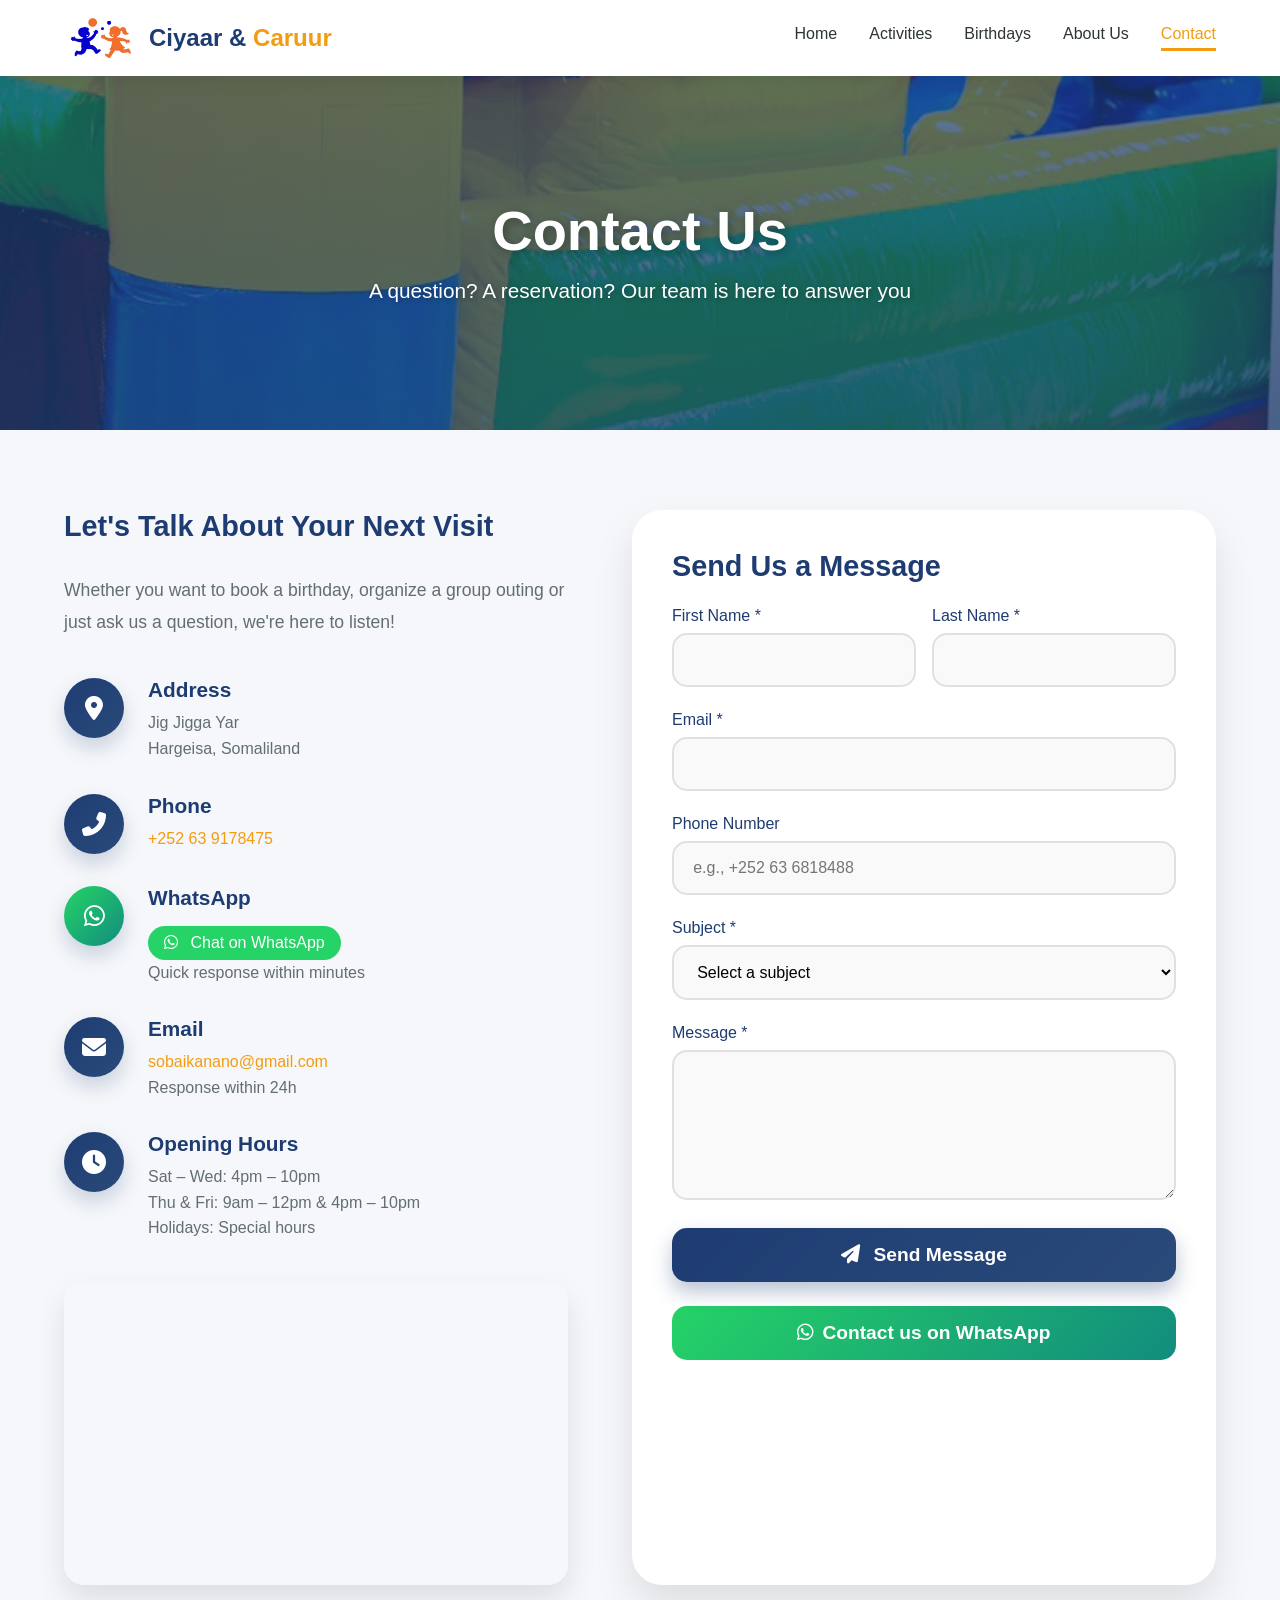
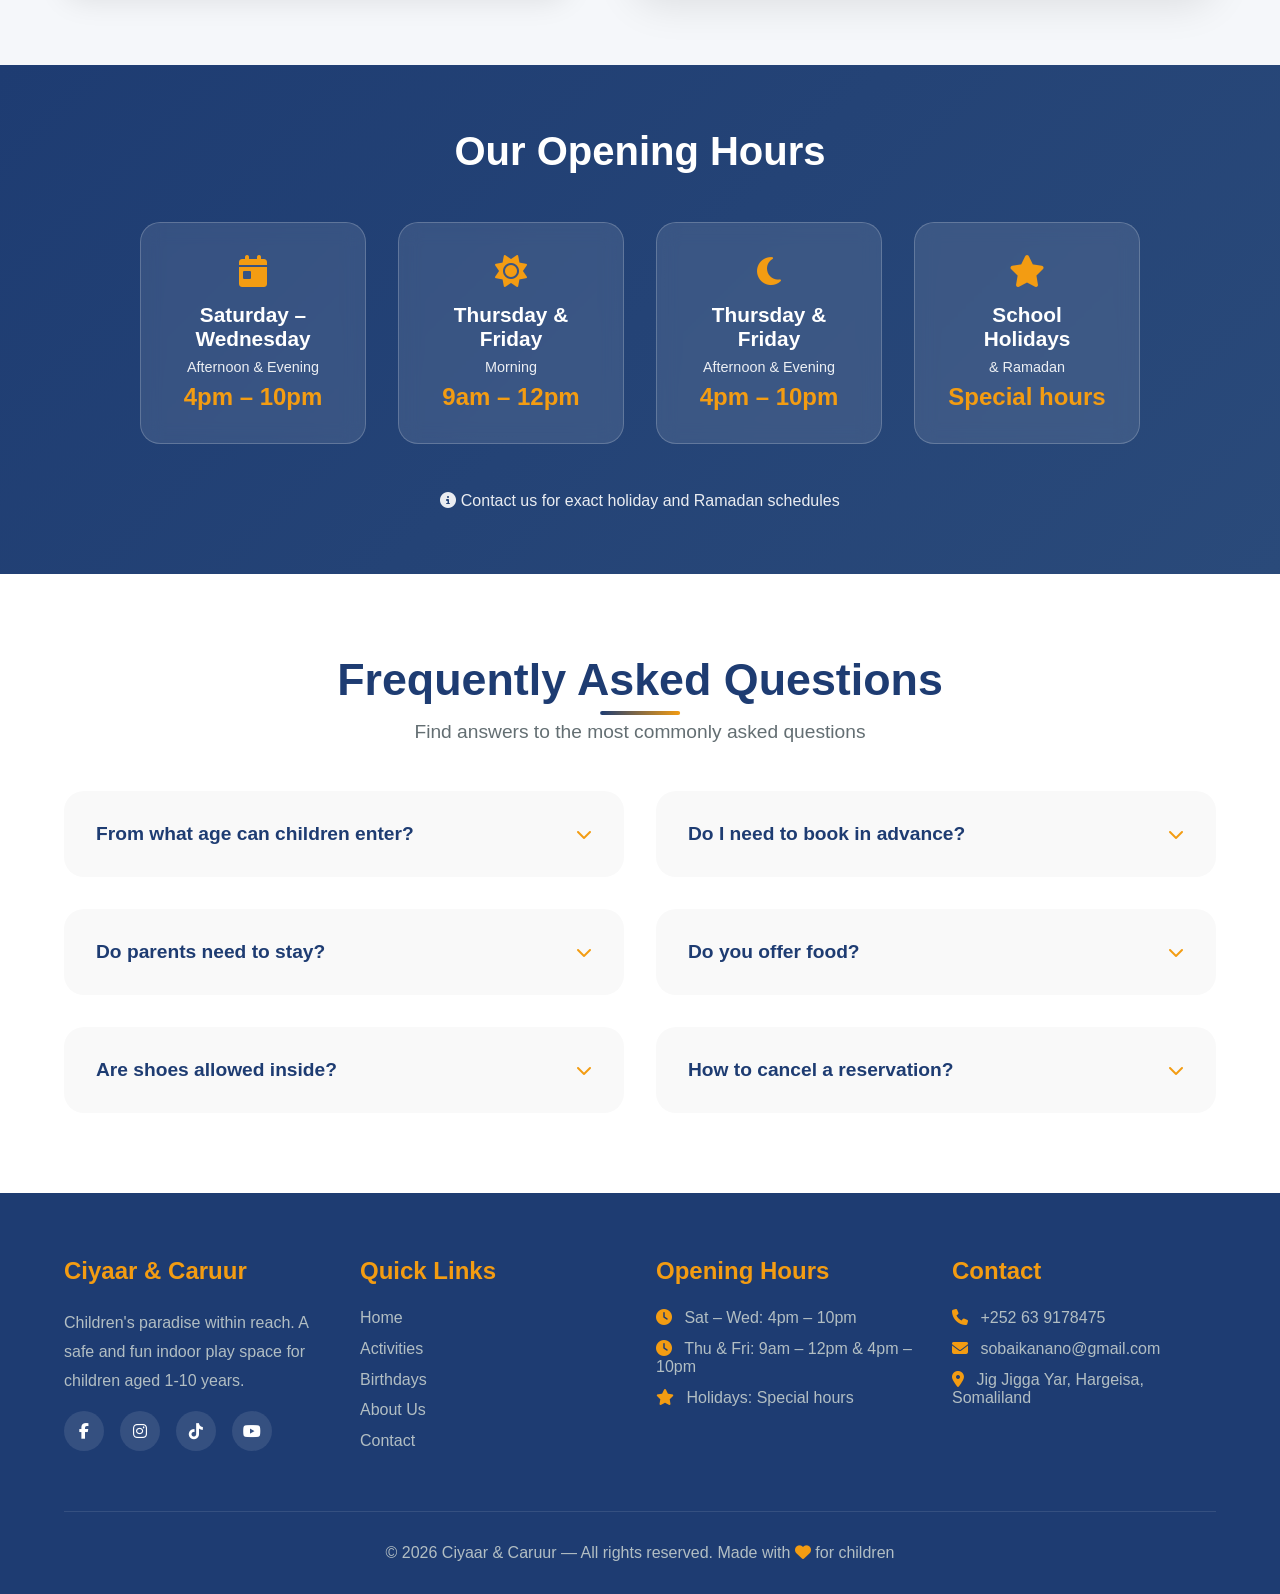
<file: contact.html>
<!DOCTYPE html>
<html lang="en">
<head>
    <meta charset="UTF-8">
    <meta name="viewport" content="width=device-width, initial-scale=1.0">

    <!-- SEO -->
    <title>Contact & Booking | Ciyaar & Caruur — Indoor Playground Hargeisa</title>
    <meta name="description" content="Contact Ciyaar & Caruur indoor playground in Hargeisa. Book a birthday party, ask questions or find our opening hours. WhatsApp, email and contact form available.">
    <meta name="keywords" content="contact Ciyaar & Caruur, book birthday Hargeisa, playground Hargeisa contact, ciyalcarur contact">
    <meta name="author" content="Ciyaar & Caruur">
    <meta name="robots" content="index, follow">
    <link rel="canonical" href="https://ciyalcarur.com/contact.html">
    <link rel="icon" href="favicon.ico" sizes="any">
    <link rel="icon" type="image/png" sizes="32x32" href="images/favicon-32.png">
    <link rel="icon" type="image/png" sizes="192x192" href="images/icon-192.png">
    <link rel="apple-touch-icon" href="images/apple-touch-icon.png">

    <meta property="og:title" content="Contact & Booking — Ciyaar & Caruur Hargeisa">
    <meta property="og:description" content="Book a birthday party or ask a question. We're available by WhatsApp, email or contact form.">
    <meta property="og:image" content="https://ciyalcarur.com/images/logo.jpeg">
    <meta property="og:url" content="https://ciyalcarur.com/contact.html">
    <meta property="og:type" content="website">
    <meta property="og:site_name" content="Ciyaar & Caruur">

    <meta name="twitter:card" content="summary_large_image">
    <meta name="twitter:title" content="Contact — Ciyaar & Caruur Hargeisa">
    <meta name="twitter:description" content="Book a birthday party or contact our team directly via WhatsApp or email.">
    <meta name="twitter:image" content="https://ciyalcarur.com/images/logo.jpeg">

    <link rel="stylesheet" href="https://cdnjs.cloudflare.com/ajax/libs/font-awesome/6.4.0/css/all.min.css">
    <link rel="stylesheet" href="style.css">
    <style>
        .page-header {
            background: linear-gradient(rgba(30,60,114,0.7), rgba(30,60,114,0.8)), url('images/chateau1.jpeg');
            background-size: cover;
            background-position: center;
        }

        /* Contact Layout */
        .contact-container {
            display: flex;
            gap: 4rem;
            max-width: 1200px;
            margin: 0 auto;
        }

        .contact-info { flex: 1; }

        .contact-info h3 {
            font-size: 1.8rem;
            color: #1e3c72;
            margin-bottom: 2rem;
        }

        .contact-info > p {
            color: #636e72;
            line-height: 1.8;
            margin-bottom: 2.5rem;
            font-size: 1.1rem;
        }

        .contact-details { margin-bottom: 2.5rem; }

        .contact-detail {
            display: flex;
            align-items: flex-start;
            margin-bottom: 2rem;
            transition: transform 0.3s ease;
        }

        .contact-detail:hover { transform: translateX(10px); }

        .contact-icon {
            width: 60px; height: 60px;
            background: linear-gradient(135deg, #1e3c72, #2a4a7a);
            border-radius: 50%;
            display: flex; align-items: center; justify-content: center;
            margin-right: 1.5rem;
            color: white; font-size: 1.5rem;
            box-shadow: 0 10px 20px rgba(30,60,114,0.2);
            flex-shrink: 0;
        }

        .contact-icon.whatsapp {
            background: linear-gradient(135deg, #25D366, #128C7E);
        }

        .contact-text h4 { font-size: 1.3rem; margin-bottom: 0.5rem; color: #1e3c72; }
        .contact-text p { color: #636e72; line-height: 1.6; }

        .contact-text a {
            color: #f39c12;
            text-decoration: none;
            transition: color 0.3s ease;
            font-weight: 500;
        }

        .contact-text a:hover { color: #1e3c72; text-decoration: underline; }

        .whatsapp-link {
            display: inline-block;
            margin-top: 0.5rem;
            background-color: #25D366;
            color: white !important;
            padding: 0.5rem 1rem;
            border-radius: 50px;
            font-weight: 600;
        }

        .whatsapp-link i { margin-right: 0.5rem; }

        .whatsapp-link:hover {
            background-color: #128C7E;
            color: white !important;
            text-decoration: none !important;
        }

        .map-container {
            margin-top: 2rem;
            border-radius: 20px;
            overflow: hidden;
            box-shadow: 0 15px 30px rgba(0,0,0,0.1);
        }

        .map-container iframe { width: 100%; height: 300px; border: none; }

        /* Form */
        .contact-form {
            flex: 1;
            background: white;
            padding: 2.5rem;
            border-radius: 30px;
            box-shadow: 0 20px 40px rgba(0,0,0,0.1);
        }

        .form-group { margin-bottom: 1.5rem; }

        .form-group label {
            display: block;
            margin-bottom: 0.5rem;
            color: #1e3c72;
            font-weight: 500;
        }

        .form-group input,
        .form-group select,
        .form-group textarea {
            width: 100%;
            padding: 1rem 1.2rem;
            border: 2px solid #e0e0e0;
            border-radius: 15px;
            font-size: 1rem;
            transition: all 0.3s ease;
            background-color: #f9f9f9;
        }

        .form-group input:focus,
        .form-group select:focus,
        .form-group textarea:focus {
            outline: none;
            border-color: #f39c12;
            background-color: white;
            box-shadow: 0 5px 15px rgba(243,156,18,0.1);
        }

        .form-group textarea { height: 150px; resize: vertical; }

        .form-row {
            display: grid;
            grid-template-columns: 1fr 1fr;
            gap: 1rem;
        }

        .btn-submit {
            width: 100%;
            padding: 1rem;
            background: linear-gradient(135deg, #1e3c72, #2a4a7a);
            color: white;
            border: none;
            border-radius: 15px;
            font-size: 1.2rem;
            font-weight: 600;
            cursor: pointer;
            transition: all 0.3s ease;
            box-shadow: 0 10px 20px rgba(30,60,114,0.3);
        }

        .btn-submit:hover {
            background: linear-gradient(135deg, #f39c12, #e67e22);
            transform: translateY(-3px);
            box-shadow: 0 15px 30px rgba(243,156,18,0.4);
        }

        .btn-whatsapp {
            display: flex;
            align-items: center;
            justify-content: center;
            gap: 0.5rem;
            width: 100%;
            padding: 1rem;
            background: linear-gradient(135deg, #25D366, #128C7E);
            color: white;
            border: none;
            border-radius: 15px;
            font-size: 1.2rem;
            font-weight: 600;
            cursor: pointer;
            transition: all 0.3s ease;
            text-decoration: none;
            margin-top: 1rem;
        }

        .btn-whatsapp:hover {
            transform: translateY(-3px);
            box-shadow: 0 15px 30px rgba(37,211,102,0.4);
        }

        /* Hours Section */
        .hours-section {
            background: linear-gradient(135deg, #1e3c72, #2a4a7a);
            color: white;
            padding: 4rem 5%;
            text-align: center;
        }

        .hours-grid {
            display: grid;
            grid-template-columns: repeat(auto-fit, minmax(200px, 1fr));
            gap: 2rem;
            max-width: 1000px;
            margin: 0 auto;
        }

        .hours-card {
            background: rgba(255,255,255,0.1);
            backdrop-filter: blur(10px);
            padding: 2rem;
            border-radius: 20px;
            border: 1px solid rgba(255,255,255,0.2);
            transition: transform 0.3s ease;
        }

        .hours-card:hover {
            transform: translateY(-10px);
            background: rgba(255,255,255,0.2);
        }

        .hours-card i { font-size: 2rem; margin-bottom: 1rem; color: #f39c12; }
        .hours-card h4 { font-size: 1.3rem; margin-bottom: 0.5rem; }
        .hours-card .day { font-size: 0.9rem; opacity: 0.9; margin-bottom: 0.5rem; }
        .hours-card .time { font-size: 1.5rem; font-weight: 700; color: #f39c12; }

        /* FAQ */
        .faq-section { background: white; }

        .faq-grid {
            display: grid;
            grid-template-columns: repeat(auto-fit, minmax(400px, 1fr));
            gap: 2rem;
            max-width: 1200px;
            margin: 0 auto;
        }

        .faq-item {
            background: #f9f9f9;
            padding: 2rem;
            border-radius: 20px;
            transition: all 0.3s ease;
            cursor: pointer;
        }

        .faq-item:hover { box-shadow: 0 10px 30px rgba(0,0,0,0.1); }

        .faq-question {
            display: flex;
            justify-content: space-between;
            align-items: center;
        }

        .faq-question h3 { font-size: 1.2rem; color: #1e3c72; margin: 0; }
        .faq-question i { color: #f39c12; transition: transform 0.3s ease; }
        .faq-item.active .faq-question i { transform: rotate(180deg); }

        .faq-answer {
            max-height: 0;
            overflow: hidden;
            transition: max-height 0.3s ease;
            margin-top: 0;
        }

        .faq-item.active .faq-answer { max-height: 200px; margin-top: 1rem; }
        .faq-answer p { color: #636e72; line-height: 1.8; }

        /* Success message */
        .success-banner {
            display: none;
            background: linear-gradient(135deg, #25D366, #128C7E);
            color: white;
            padding: 1rem 1.5rem;
            border-radius: 15px;
            margin-bottom: 1.5rem;
            font-weight: 600;
            text-align: center;
        }

        .success-banner.show { display: block; }

        @media (max-width: 768px) {
            .contact-container { flex-direction: column; gap: 3rem; }
            .form-row { grid-template-columns: 1fr; }
            .faq-grid { grid-template-columns: 1fr; }
            .hours-grid { grid-template-columns: 1fr; }
        }
    </style>
</head>
<body>
    <nav class="navbar" id="navbar">
        <div class="logo-container">
            <img src="images/logo.jpeg" alt="Ciyaar & Caruur Logo" class="logo-img">
            <a href="index.html" class="logo-text">Ciyaar &amp; <span>Caruur</span></a>
        </div>
        <div class="nav-links" id="navLinks">
            <a href="index.html">Home</a>
            <a href="activites.html">Activities</a>
            <a href="anniversaires.html">Birthdays</a>
            <a href="about.html">About Us</a>
            <a href="contact.html" class="active">Contact</a>
        </div>
        <div class="mobile-menu" id="mobileMenu">
            <i class="fas fa-bars"></i>
        </div>
    </nav>

    <div class="page-header">
        <div>
            <h1>Contact Us</h1>
            <p>A question? A reservation? Our team is here to answer you</p>
        </div>
    </div>

    <section class="section">
        <div class="contact-container">
            <div class="contact-info">
                <h3>Let's Talk About Your Next Visit</h3>
                <p>Whether you want to book a birthday, organize a group outing or just ask us a question, we're here to listen!</p>

                <div class="contact-details">
                    <div class="contact-detail">
                        <div class="contact-icon"><i class="fas fa-map-marker-alt"></i></div>
                        <div class="contact-text">
                            <h4>Address</h4>
                            <p>Jig Jigga Yar<br>Hargeisa, Somaliland</p>
                        </div>
                    </div>

                    <div class="contact-detail">
                        <div class="contact-icon"><i class="fas fa-phone-alt"></i></div>
                        <div class="contact-text">
                            <h4>Phone</h4>
                            <p><a href="tel:+252639178475">+252 63 9178475</a></p>
                        </div>
                    </div>

                    <div class="contact-detail">
                        <div class="contact-icon whatsapp"><i class="fab fa-whatsapp"></i></div>
                        <div class="contact-text">
                            <h4>WhatsApp</h4>
                            <a href="https://wa.me/252636818488?text=Hello%20there%20%F0%9F%91%8B%20I%20was%20browsing%20your%20website%20and%20I%27m%20interested%20in%20learning%20more%20about%20your%20indoor%20playground.%20Could%20you%20please%20provide%20me%20with%20some%20additional%20information%20about%20your%20activities%20and%20birthday%20packages%3F%20Thanks%20in%20advance%21%20%F0%9F%98%8A" class="whatsapp-link" target="_blank" rel="noopener">
                                <i class="fab fa-whatsapp"></i> Chat on WhatsApp
                            </a>
                            <p>Quick response within minutes</p>
                        </div>
                    </div>

                    <div class="contact-detail">
                        <div class="contact-icon"><i class="fas fa-envelope"></i></div>
                        <div class="contact-text">
                            <h4>Email</h4>
                            <p><a href="mailto:sobaikanano@gmail.com">sobaikanano@gmail.com</a></p>
                            <p>Response within 24h</p>
                        </div>
                    </div>

                    <div class="contact-detail">
                        <div class="contact-icon"><i class="fas fa-clock"></i></div>
                        <div class="contact-text">
                            <h4>Opening Hours</h4>
                            <p>Sat – Wed: 4pm – 10pm<br>Thu & Fri: 9am – 12pm & 4pm – 10pm<br>Holidays: Special hours</p>
                        </div>
                    </div>
                </div>

                <div class="map-container">
                    <iframe
                        src="https://www.google.com/maps/embed?pb=!1m18!1m12!1m3!1d31718.77891943572!2d44.050667!3d9.5625!2m3!1f0!2f0!3f0!3m2!1i1024!2i768!4f13.1!3m3!1m2!1s0x1628b4f1f3b9c8b7%3A0x3b9c8b7f1f3b9c8b!2sHargeisa!5e0!3m2!1sen!2sso!4v1650000000000!5m2!1sen!2sso"
                        allowfullscreen=""
                        loading="lazy"
                        title="Ciyaar & Caruur location on map">
                    </iframe>
                </div>
            </div>

            <div class="contact-form">
                <h3 style="font-size:1.8rem;color:#1e3c72;margin-bottom:1.5rem;">Send Us a Message</h3>

                <div class="success-banner" id="successBanner">
                    <i class="fas fa-check-circle"></i> Message sent! We'll get back to you within 24 hours.
                </div>

                <!-- Formspree Integration -->
                <form action="https://formspree.io/f/sobaikanano@gmail.com" method="POST" id="contactForm">
                    <input type="hidden" name="_subject" value="New message from ciyalcarur.com">
                    <input type="hidden" name="_next" value="https://ciyalcarur.com/contact.html?sent=true">
                    <input type="hidden" name="_captcha" value="false">
                    <input type="hidden" name="_template" value="table">

                    <div class="form-row">
                        <div class="form-group">
                            <label for="firstname">First Name *</label>
                            <input type="text" id="firstname" name="firstname" required>
                        </div>
                        <div class="form-group">
                            <label for="lastname">Last Name *</label>
                            <input type="text" id="lastname" name="lastname" required>
                        </div>
                    </div>

                    <div class="form-group">
                        <label for="email">Email *</label>
                        <input type="email" id="email" name="email" required>
                    </div>

                    <div class="form-group">
                        <label for="phone">Phone Number</label>
                        <input type="tel" id="phone" name="phone" placeholder="e.g., +252 63 6818488">
                    </div>

                    <div class="form-group">
                        <label for="subject">Subject *</label>
                        <select id="subject" name="subject" required>
                            <option value="">Select a subject</option>
                            <option value="Birthday reservation">Birthday reservation</option>
                            <option value="Information request">Information request</option>
                            <option value="Group visit">Group visit</option>
                            <option value="Complaint">Complaint</option>
                            <option value="Other">Other</option>
                        </select>
                    </div>

                    <div class="form-group">
                        <label for="message">Message *</label>
                        <textarea id="message" name="message" required></textarea>
                    </div>

                    <div class="form-group">
                        <button type="submit" class="btn-submit">
                            <i class="fas fa-paper-plane" style="margin-right:0.5rem;"></i> Send Message
                        </button>
                    </div>

                    <a href="https://wa.me/252636818488?text=Hello%20there%20%F0%9F%91%8B%20I%20was%20browsing%20your%20website%20and%20I%27m%20interested%20in%20learning%20more%20about%20your%20indoor%20playground.%20Could%20you%20please%20provide%20me%20with%20some%20additional%20information%20about%20your%20activities%20and%20birthday%20packages%3F%20Thanks%20in%20advance%21%20%F0%9F%98%8A" class="btn-whatsapp" target="_blank" rel="noopener">
                        <i class="fab fa-whatsapp"></i> Contact us on WhatsApp
                    </a>
                </form>
            </div>
        </div>
    </section>

    <section class="hours-section">
        <h2 style="font-size:2.5rem;margin-bottom:3rem;">Our Opening Hours</h2>
        <div class="hours-grid">
            <div class="hours-card">
                <i class="fas fa-calendar-day"></i>
                <h4>Saturday – Wednesday</h4>
                <p class="day">Afternoon & Evening</p>
                <p class="time">4pm – 10pm</p>
            </div>
            <div class="hours-card">
                <i class="fas fa-sun"></i>
                <h4>Thursday & Friday</h4>
                <p class="day">Morning</p>
                <p class="time">9am – 12pm</p>
            </div>
            <div class="hours-card">
                <i class="fas fa-moon"></i>
                <h4>Thursday & Friday</h4>
                <p class="day">Afternoon & Evening</p>
                <p class="time">4pm – 10pm</p>
            </div>
            <div class="hours-card">
                <i class="fas fa-star"></i>
                <h4>School Holidays</h4>
                <p class="day">& Ramadan</p>
                <p class="time">Special hours</p>
            </div>
        </div>
        <p style="margin-top:3rem;opacity:0.9;">
            <i class="fas fa-info-circle"></i> Contact us for exact holiday and Ramadan schedules
        </p>
    </section>

    <section class="section faq-section">
        <h2 class="section-title">Frequently Asked Questions</h2>
        <p class="section-subtitle">Find answers to the most commonly asked questions</p>

        <div class="faq-grid">
            <div class="faq-item">
                <div class="faq-question">
                    <h3>From what age can children enter?</h3>
                    <i class="fas fa-chevron-down"></i>
                </div>
                <div class="faq-answer">
                    <p>We welcome children aged 1-10 years. Toddlers have their own dedicated space with age-appropriate games.</p>
                </div>
            </div>

            <div class="faq-item">
                <div class="faq-question">
                    <h3>Do I need to book in advance?</h3>
                    <i class="fas fa-chevron-down"></i>
                </div>
                <div class="faq-answer">
                    <p>For birthdays, booking is mandatory. For regular visits, it is recommended on weekends and during school holidays.</p>
                </div>
            </div>

            <div class="faq-item">
                <div class="faq-question">
                    <h3>Do parents need to stay?</h3>
                    <i class="fas fa-chevron-down"></i>
                </div>
                <div class="faq-answer">
                    <p>Yes, adult supervision is required. We have a lounge area with wifi and drinks to welcome you.</p>
                </div>
            </div>

            <div class="faq-item">
                <div class="faq-question">
                    <h3>Do you offer food?</h3>
                    <i class="fas fa-chevron-down"></i>
                </div>
                <div class="faq-answer">
                    <p>Yes, we have a snack bar with drinks, snacks and snack packages. For birthdays, we offer full meals.</p>
                </div>
            </div>

            <div class="faq-item">
                <div class="faq-question">
                    <h3>Are shoes allowed inside?</h3>
                    <i class="fas fa-chevron-down"></i>
                </div>
                <div class="faq-answer">
                    <p>For hygiene and safety reasons, children must wear socks in the play structures. Non-slip socks are recommended.</p>
                </div>
            </div>

            <div class="faq-item">
                <div class="faq-question">
                    <h3>How to cancel a reservation?</h3>
                    <i class="fas fa-chevron-down"></i>
                </div>
                <div class="faq-answer">
                    <p>You can cancel for free up to 48h before your reservation. After this period, fees may apply.</p>
                </div>
            </div>
        </div>
    </section>

    <footer>
        <div class="footer-content">
            <div class="footer-section">
                <h3>Ciyaar & Caruur</h3>
                <p>Children's paradise within reach. A safe and fun indoor play space for children aged 1-10 years.</p>
                <div class="social-links">
                    <a href="https://www.facebook.com/share/p/1DdXGeNtMn/" target="_blank" rel="noopener" aria-label="Facebook"><i class="fab fa-facebook-f"></i></a>
                    <a href="https://www.instagram.com/p/DcbT_TANIys/?stkn=ZXRvbnE1bGNtM3h5" target="_blank" rel="noopener" aria-label="Instagram"><i class="fab fa-instagram"></i></a>
                    <a href="https://www.tiktok.com/@ciyaar.iyo.caruur?_r=1&amp;_t=ZS-9A5QrA6UyNZ" target="_blank" rel="noopener" aria-label="TikTok"><i class="fab fa-tiktok"></i></a>
                    <a href="https://www.youtube.com/@CiyaarcaruurPlayground" target="_blank" rel="noopener" aria-label="YouTube"><i class="fab fa-youtube"></i></a>
                </div>
            </div>
            <div class="footer-section">
                <h3>Quick Links</h3>
                <ul>
                    <li><a href="index.html">Home</a></li>
                    <li><a href="activites.html">Activities</a></li>
                    <li><a href="anniversaires.html">Birthdays</a></li>
                    <li><a href="about.html">About Us</a></li>
                    <li><a href="contact.html">Contact</a></li>
                </ul>
            </div>
            <div class="footer-section">
                <h3>Opening Hours</h3>
                <ul>
                    <li><i class="fas fa-clock"></i> Sat – Wed: 4pm – 10pm</li>
                    <li><i class="fas fa-clock"></i> Thu & Fri: 9am – 12pm & 4pm – 10pm</li>
                    <li><i class="fas fa-star"></i> Holidays: Special hours</li>
                </ul>
            </div>
            <div class="footer-section">
                <h3>Contact</h3>
                <ul>
                    <li><i class="fas fa-phone"></i> +252 63 9178475</li>
                    <li><i class="fas fa-envelope"></i> sobaikanano@gmail.com</li>
                    <li><i class="fas fa-map-marker-alt"></i> Jig Jigga Yar, Hargeisa, Somaliland</li>
                </ul>
            </div>
        </div>
        <div class="copyright">
            <p>&copy; 2026 Ciyaar & Caruur — All rights reserved. Made with <i class="fas fa-heart" style="color:#f39c12;"></i> for children</p>
        </div>
    </footer>

    <script>
        const mobileMenu = document.getElementById('mobileMenu');
        const navLinks = document.getElementById('navLinks');

        mobileMenu.addEventListener('click', () => navLinks.classList.toggle('active'));

        window.addEventListener('scroll', () => {
            document.getElementById('navbar').classList.toggle('scrolled', window.scrollY > 50);
        });

        document.querySelectorAll('.nav-links a').forEach(link => {
            link.addEventListener('click', () => navLinks.classList.remove('active'));
        });

        // Show success banner if redirected back after FormSubmit
        if (new URLSearchParams(window.location.search).get('sent') === 'true') {
            document.getElementById('successBanner').classList.add('show');
            window.history.replaceState({}, '', window.location.pathname);
        }

        // Preselect subject from URL param (e.g. from birthday page)
        const formType = new URLSearchParams(window.location.search).get('form');
        if (formType) {
            const map = { discovery: 'Birthday reservation', premium: 'Birthday reservation', prestige: 'Birthday reservation' };
            const subjectSelect = document.getElementById('subject');
            if (map[formType]) subjectSelect.value = map[formType];
        }

        // FAQ accordion
        document.querySelectorAll('.faq-item').forEach(item => {
            item.addEventListener('click', () => item.classList.toggle('active'));
        });

        // Scroll animations
        const observer = new IntersectionObserver((entries) => {
            entries.forEach(entry => {
                if (entry.isIntersecting) {
                    entry.target.style.opacity = '1';
                    entry.target.style.transform = 'translateY(0)';
                }
            });
        }, { threshold: 0.1, rootMargin: '0px 0px -50px 0px' });

        document.querySelectorAll('.contact-detail, .hours-card, .faq-item').forEach(el => {
            el.style.opacity = '0';
            el.style.transform = 'translateY(30px)';
            el.style.transition = 'all 0.6s ease';
            observer.observe(el);
        });
    </script>
</body>
</html>
</file>
<file: style.css>
/* ===== RESET & BASE ===== */
* {
    margin: 0;
    padding: 0;
    box-sizing: border-box;
    font-family: 'Segoe UI', Tahoma, Geneva, Verdana, sans-serif;
}

body {
    background-color: #f5f7fa;
    color: #333;
    overflow-x: hidden;
}

/* ===== NAVIGATION ===== */
.navbar {
    display: flex;
    justify-content: space-between;
    align-items: center;
    padding: 0.8rem 5%;
    background-color: white;
    box-shadow: 0 2px 20px rgba(0,0,0,0.1);
    position: fixed;
    width: 100%;
    top: 0;
    z-index: 1000;
    transition: all 0.3s ease;
}

.navbar.scrolled {
    padding: 0.5rem 5%;
    background-color: rgba(255,255,255,0.95);
    backdrop-filter: blur(10px);
}

.logo-container {
    display: flex;
    align-items: center;
    gap: 10px;
}

.logo-img {
    height: 50px;
    width: auto;
}

.logo-text {
    font-size: 1.5rem;
    font-weight: 700;
    color: #1e3c72;
    text-decoration: none;
}

.logo-text span {
    color: #f39c12;
}

.nav-links {
    display: flex;
    gap: 2rem;
}

.nav-links a {
    text-decoration: none;
    color: #2d3436;
    font-weight: 500;
    font-size: 1rem;
    transition: color 0.3s ease;
}

.nav-links a:hover,
.nav-links a.active {
    color: #f39c12;
}

.nav-links a.active {
    border-bottom: 3px solid #f39c12;
    padding-bottom: 0.3rem;
}

.mobile-menu {
    display: none;
    font-size: 1.5rem;
    cursor: pointer;
    color: #1e3c72;
}

/* ===== BOUTONS ===== */
.btn {
    display: inline-block;
    padding: 1rem 2.5rem;
    background-color: #f39c12;
    color: white;
    text-decoration: none;
    border-radius: 50px;
    font-weight: 600;
    font-size: 1.1rem;
    transition: all 0.3s ease;
    border: none;
    cursor: pointer;
    box-shadow: 0 4px 15px rgba(243,156,18,0.4);
}

.btn:hover {
    background-color: #e67e22;
    transform: translateY(-3px);
    box-shadow: 0 6px 20px rgba(243,156,18,0.5);
}

.btn-outline {
    background-color: transparent;
    border: 2px solid white;
    box-shadow: none;
    margin-left: 1rem;
}

.btn-outline:hover {
    background-color: white;
    color: #1e3c72;
    border-color: white;
}

/* ===== PAGE HEADER (sous-pages) ===== */
.page-header {
    height: 40vh;
    background-size: cover;
    background-position: center;
    display: flex;
    align-items: center;
    justify-content: center;
    color: white;
    text-align: center;
    margin-top: 70px;
    position: relative;
    overflow: hidden;
}

.page-header h1 {
    font-size: 3.5rem;
    margin-bottom: 1rem;
    text-shadow: 2px 2px 10px rgba(0,0,0,0.3);
}

.page-header p {
    font-size: 1.3rem;
    max-width: 600px;
    margin: 0 auto;
    text-shadow: 1px 1px 5px rgba(0,0,0,0.3);
}

/* ===== SECTIONS ===== */
.section {
    padding: 5rem 5%;
}

.section-alt {
    background-color: white;
}

.section-title {
    text-align: center;
    font-size: 2.8rem;
    color: #1e3c72;
    margin-bottom: 1rem;
    position: relative;
    display: inline-block;
    left: 50%;
    transform: translateX(-50%);
}

.section-title::after {
    content: '';
    position: absolute;
    bottom: -10px;
    left: 50%;
    transform: translateX(-50%);
    width: 80px;
    height: 4px;
    background: linear-gradient(90deg, #1e3c72, #f39c12);
    border-radius: 2px;
}

.section-subtitle {
    text-align: center;
    font-size: 1.2rem;
    color: #636e72;
    margin-bottom: 3rem;
    max-width: 700px;
    margin-left: auto;
    margin-right: auto;
}

/* ===== FOOTER ===== */
footer {
    background-color: #1e3c72;
    color: white;
    padding: 4rem 5% 2rem;
}

.footer-content {
    display: grid;
    grid-template-columns: repeat(auto-fit, minmax(220px, 1fr));
    gap: 2rem;
    max-width: 1200px;
    margin: 0 auto;
}

.footer-section h3 {
    font-size: 1.5rem;
    margin-bottom: 1.5rem;
    color: #f39c12;
}

.footer-section p {
    color: #b2bec3;
    line-height: 1.8;
    margin-bottom: 1rem;
}

.footer-section ul {
    list-style: none;
}

.footer-section ul li {
    margin-bottom: 0.8rem;
    color: #b2bec3;
}

.footer-section ul li i {
    color: #f39c12;
    margin-right: 0.5rem;
}

.footer-section ul li a {
    color: #b2bec3;
    text-decoration: none;
    transition: color 0.3s ease;
}

.footer-section ul li a:hover {
    color: #f39c12;
}

.social-links {
    display: flex;
    gap: 1rem;
    margin-top: 1rem;
}

.social-links a {
    width: 40px;
    height: 40px;
    background-color: rgba(255,255,255,0.1);
    border-radius: 50%;
    display: flex;
    align-items: center;
    justify-content: center;
    color: white;
    text-decoration: none;
    transition: all 0.3s ease;
}

.social-links a:hover {
    background-color: #f39c12;
    transform: translateY(-3px);
}

.copyright {
    text-align: center;
    margin-top: 3rem;
    padding-top: 2rem;
    border-top: 1px solid rgba(255,255,255,0.1);
    color: #b2bec3;
}

/* ===== RESPONSIVE ===== */
@media (max-width: 768px) {
    .nav-links {
        display: none;
        position: absolute;
        top: 100%;
        left: 0;
        width: 100%;
        background-color: white;
        flex-direction: column;
        padding: 2rem;
        text-align: center;
        box-shadow: 0 10px 20px rgba(0,0,0,0.1);
        gap: 1.5rem;
    }

    .nav-links.active {
        display: flex;
    }

    .mobile-menu {
        display: block;
    }

    .logo-img {
        height: 40px;
    }

    .logo-text {
        font-size: 1.2rem;
    }

    .page-header h1 {
        font-size: 2.5rem;
    }

    .page-header p {
        font-size: 1rem;
        padding: 0 1rem;
    }

    .section-title {
        font-size: 2rem;
    }

    .btn {
        padding: 0.8rem 1.5rem;
        font-size: 1rem;
    }
}
</file>
